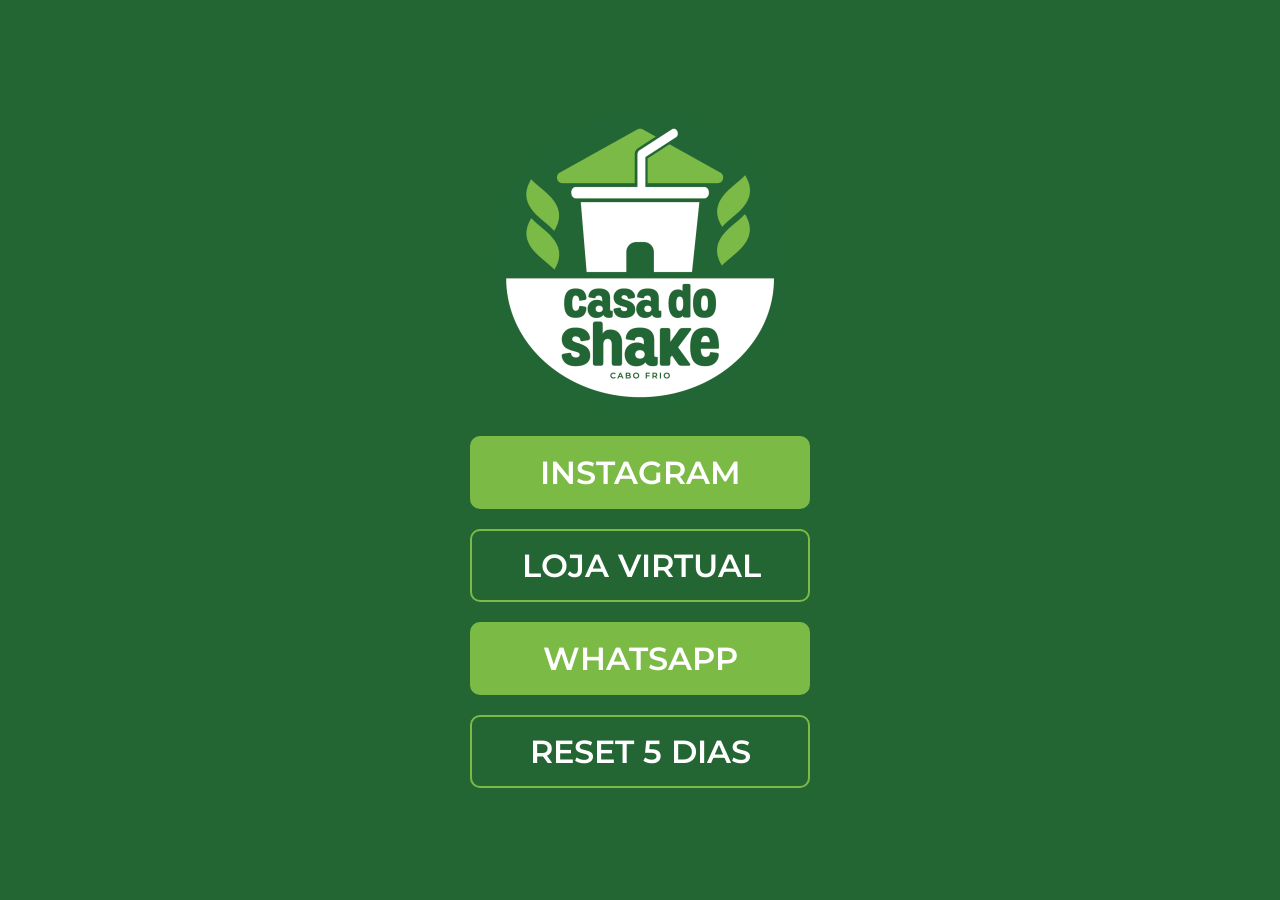
<file: index.html>
<!DOCTYPE html>
<html lang="pt-BR">
<head>
<meta charset="UTF-8" />
<meta name="viewport" content="width=device-width, initial-scale=1.0, viewport-fit=cover" />
<title>Homepage - Casa do Shake - Cabo Frio</title>
<meta name="description" content="Casa do Shake - Cabo Frio. Espaço de Vida Saudável Herbalife. Instagram, loja virtual e WhatsApp." />
<link rel="canonical" href="https://casadoshake.com.br/" />
<meta property="og:locale" content="pt_BR" />
<meta property="og:type" content="website" />
<meta property="og:title" content="Homepage - Casa do Shake - Cabo Frio" />
<meta property="og:description" content="INSTAGRAM LOJA VIRTUAL WHATSAPP" />
<meta property="og:url" content="https://casadoshake.com.br/" />
<meta property="og:site_name" content="Casa do Shake - Cabo Frio" />
<meta property="og:image" content="https://casadoshake.com.br/assets/logo.png" />
<meta property="og:image:width" content="935" />
<meta property="og:image:height" content="935" />
<meta property="og:image:type" content="image/png" />
<meta name="twitter:card" content="summary_large_image" />
<link rel="icon" href="assets/favicon-32.png" sizes="32x32" />
<link rel="icon" href="assets/favicon-192.png" sizes="192x192" />
<link rel="apple-touch-icon" href="assets/apple-touch-icon.png" />
<link rel="preconnect" href="https://fonts.googleapis.com" />
<link rel="preconnect" href="https://fonts.gstatic.com" crossorigin />
<link href="https://fonts.googleapis.com/css?family=Montserrat:400,600&display=swap" rel="stylesheet" />
<style>
*{box-sizing:border-box}
html,body{margin:0;padding:0}
body{min-height:100vh;background:#236633;color:#fff;font-family:Montserrat,Arial,Helvetica,sans-serif;display:flex;align-items:center;justify-content:center;text-align:center}
main{display:flex;flex-direction:column;align-items:center;gap:24px;padding:2rem 1rem;width:100%;max-width:600px}
.logo{width:300px;max-width:70vw;height:auto}
nav{width:100%;display:flex;flex-direction:column;align-items:center;gap:20px}
nav p{margin:0;width:100%;display:flex;justify-content:center}
.btn{display:inline-block;white-space:nowrap;font-family:Montserrat,Arial,sans-serif;font-size:2em;font-weight:600;color:#fff;text-decoration:none;border:2px solid #7cba46;border-radius:10px;padding:15px 50px;width:100%;max-width:340px;transition:transform .2s ease,background-color .2s ease,color .2s ease}
.btn:hover,.btn:focus{transform:scale(1.03)}
.btn-green{background:#7cba46}
.btn-green:hover,.btn-green:focus{background:#236633;color:#fff}
.btn-dark{background:#236633}
.btn-dark:hover,.btn-dark:focus{background:#7cba46;color:#000}
@media(max-width:480px){.btn{font-size:1.5em;padding:14px 20px}.logo{width:250px}}
</style>
</head>
<body>
<main>
<img class="logo" src="assets/logo-600.png" width="600" height="600" alt="Casa do Shake - Cabo Frio" fetchpriority="high" />
<nav aria-label="Links">
<p><a class="btn btn-green" href="https://www.instagram.com/casadoshake.cabofrio/" target="_blank" rel="noopener">INSTAGRAM</a></p>
<p><a class="btn btn-dark" href="https://loja.casadoshake.com.br">LOJA VIRTUAL</a></p>
<p><a class="btn btn-green" href="https://wa.me//5522981757472" target="_blank" rel="noopener">WHATSAPP</a></p>
<p><a class="btn btn-dark" href="/reset/">RESET 5 DIAS</a></p>
</nav>
</main>
</body>
</html>
</file>
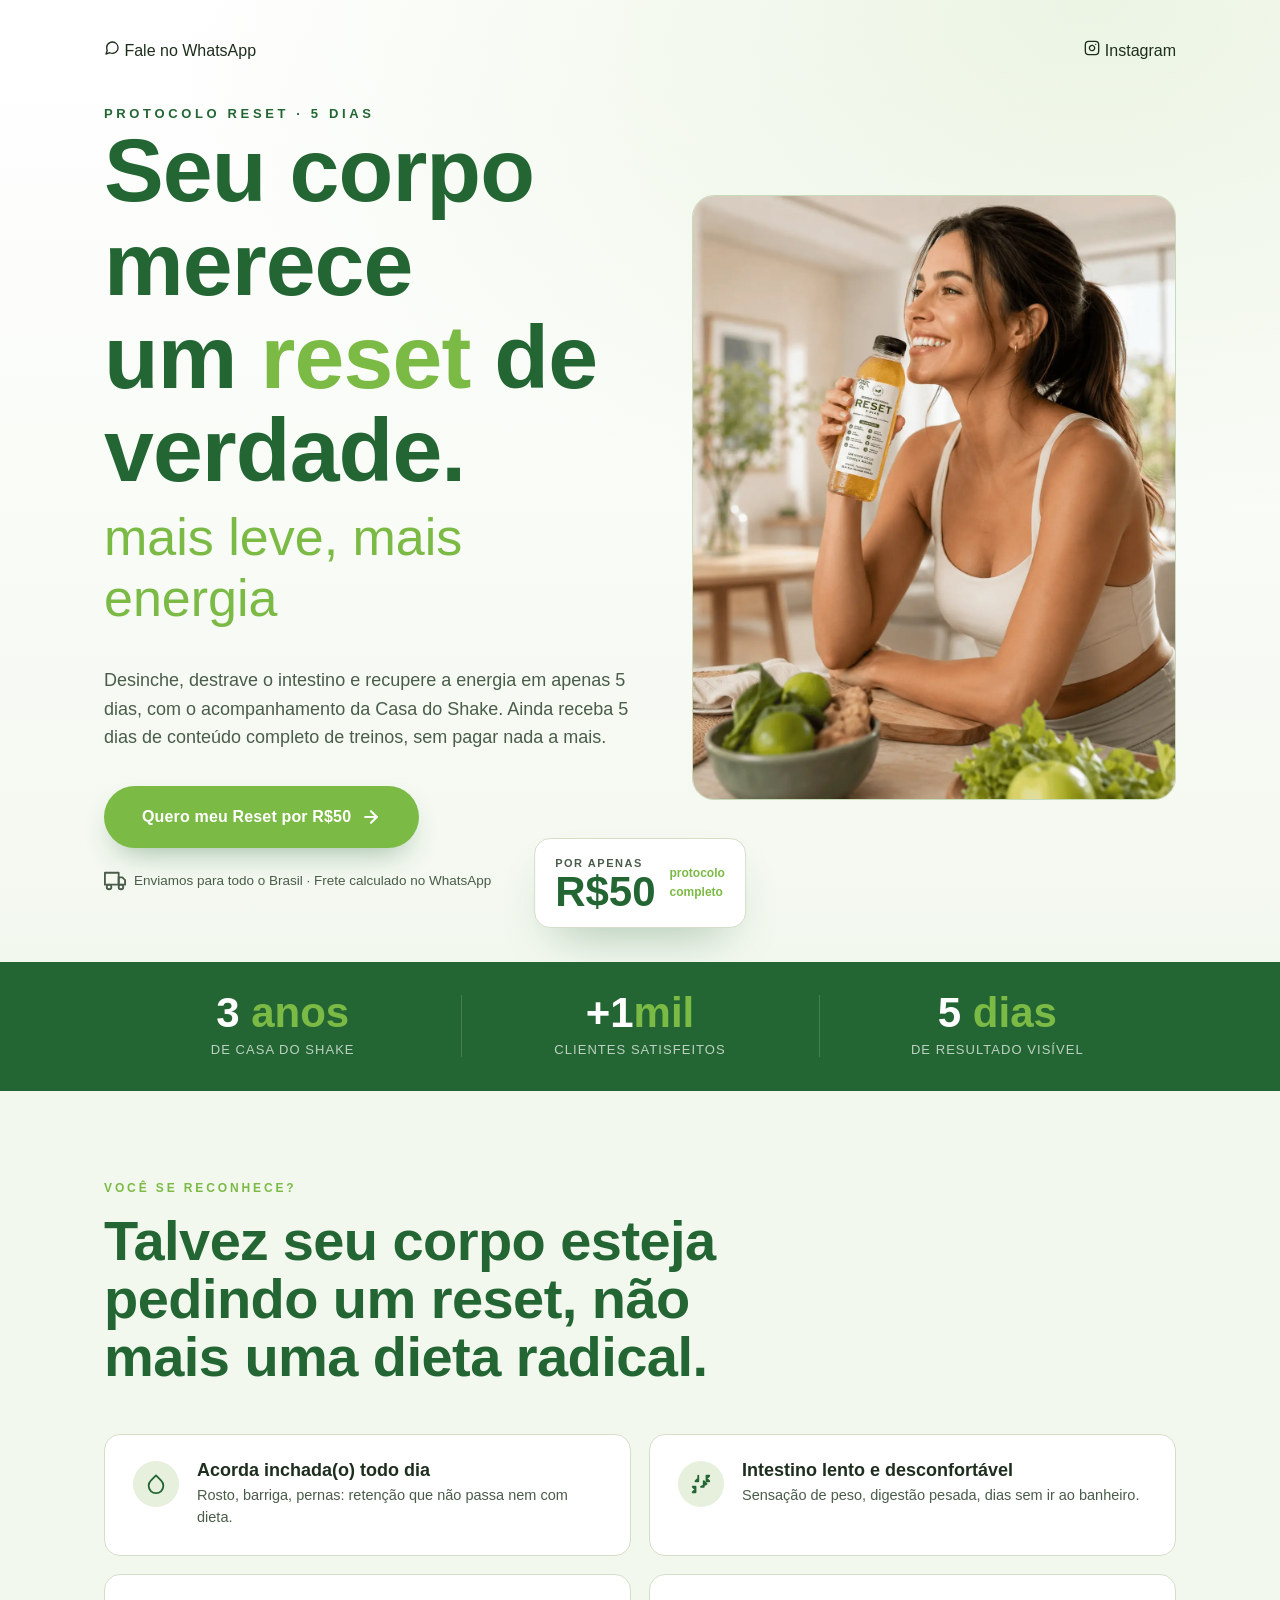
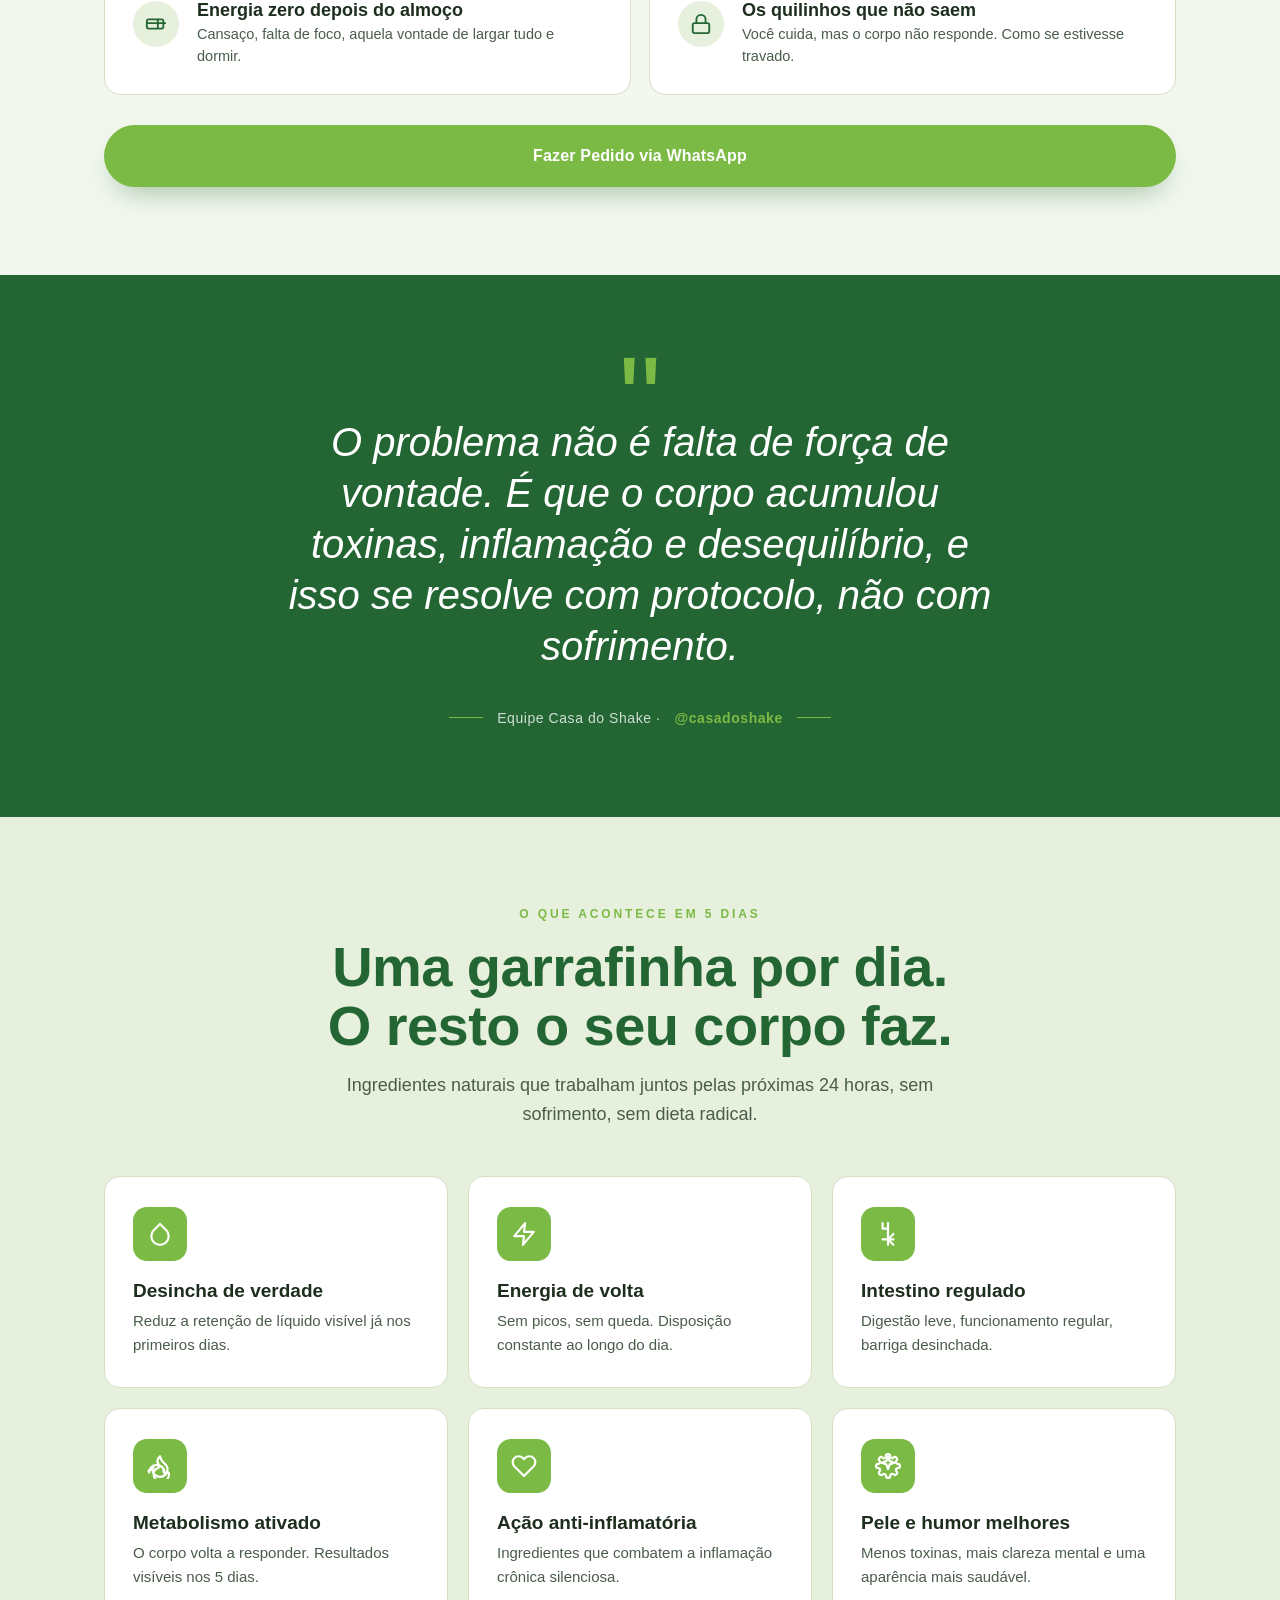
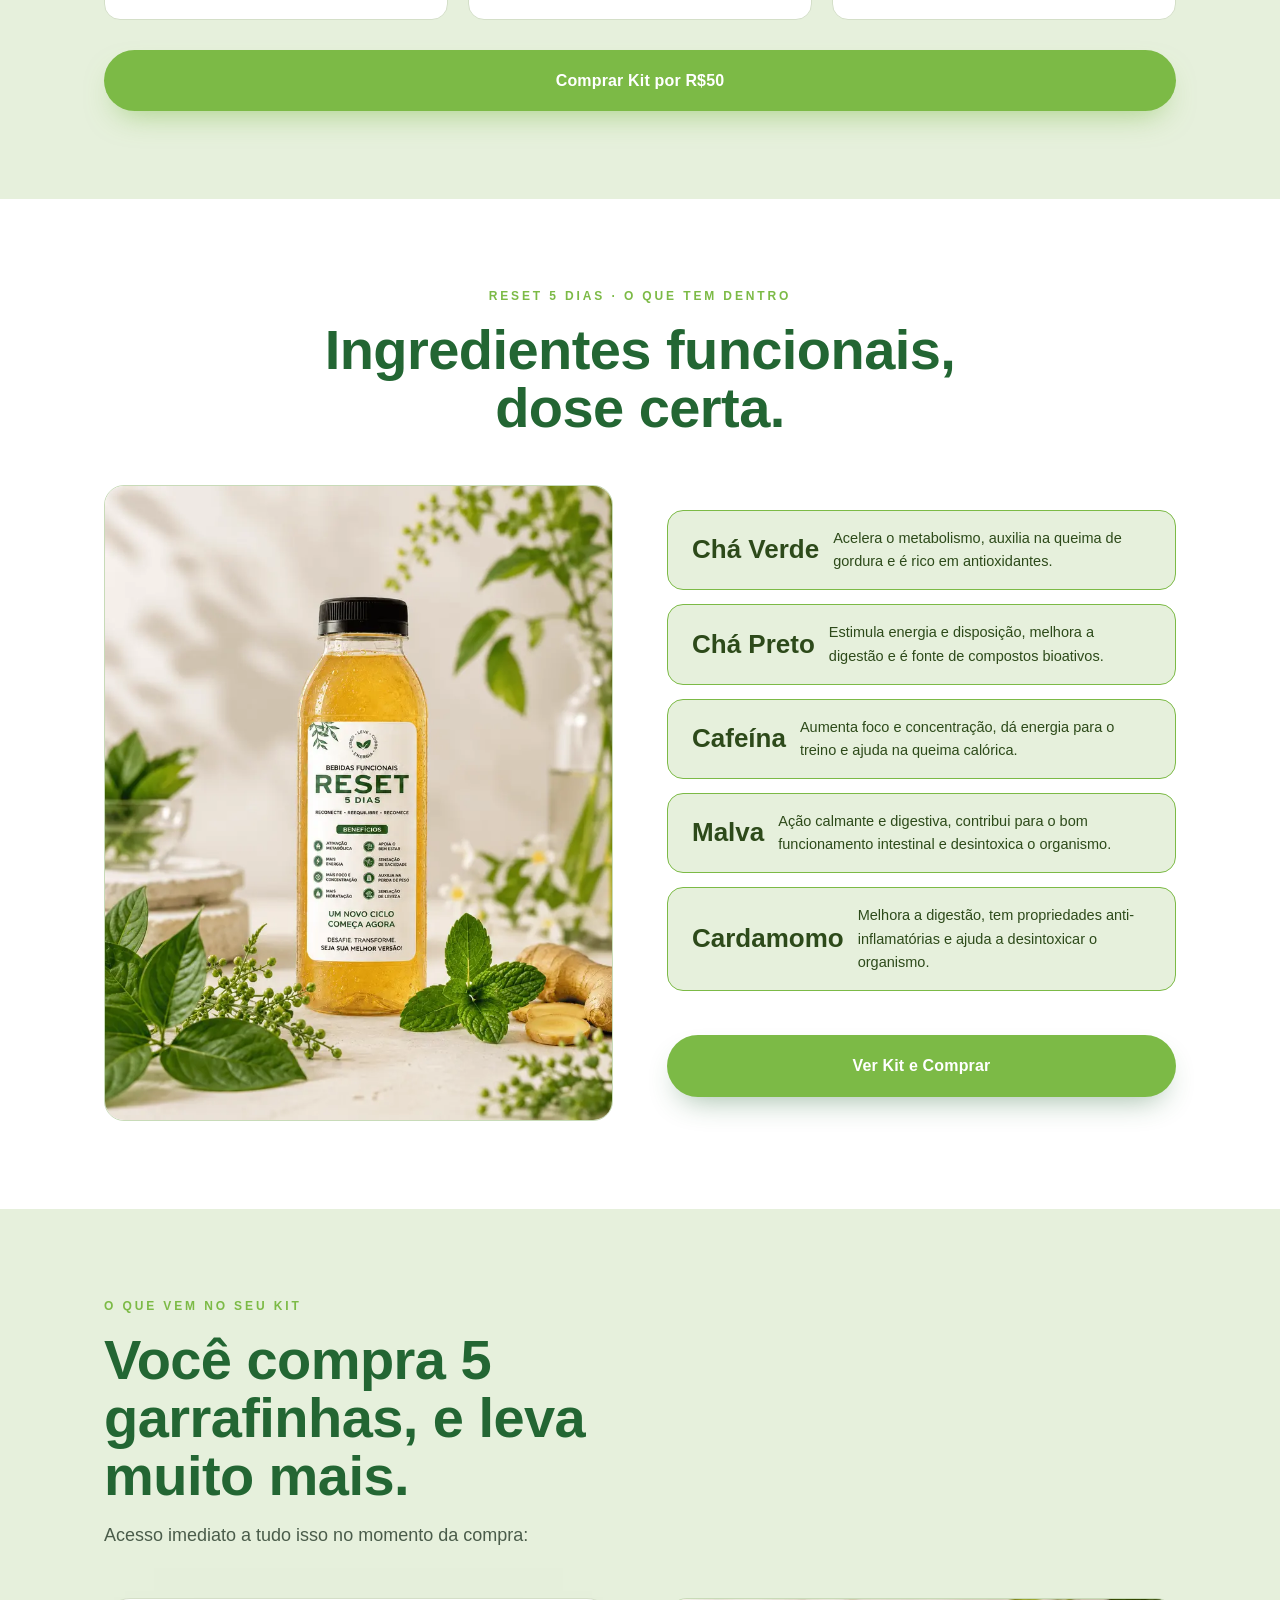
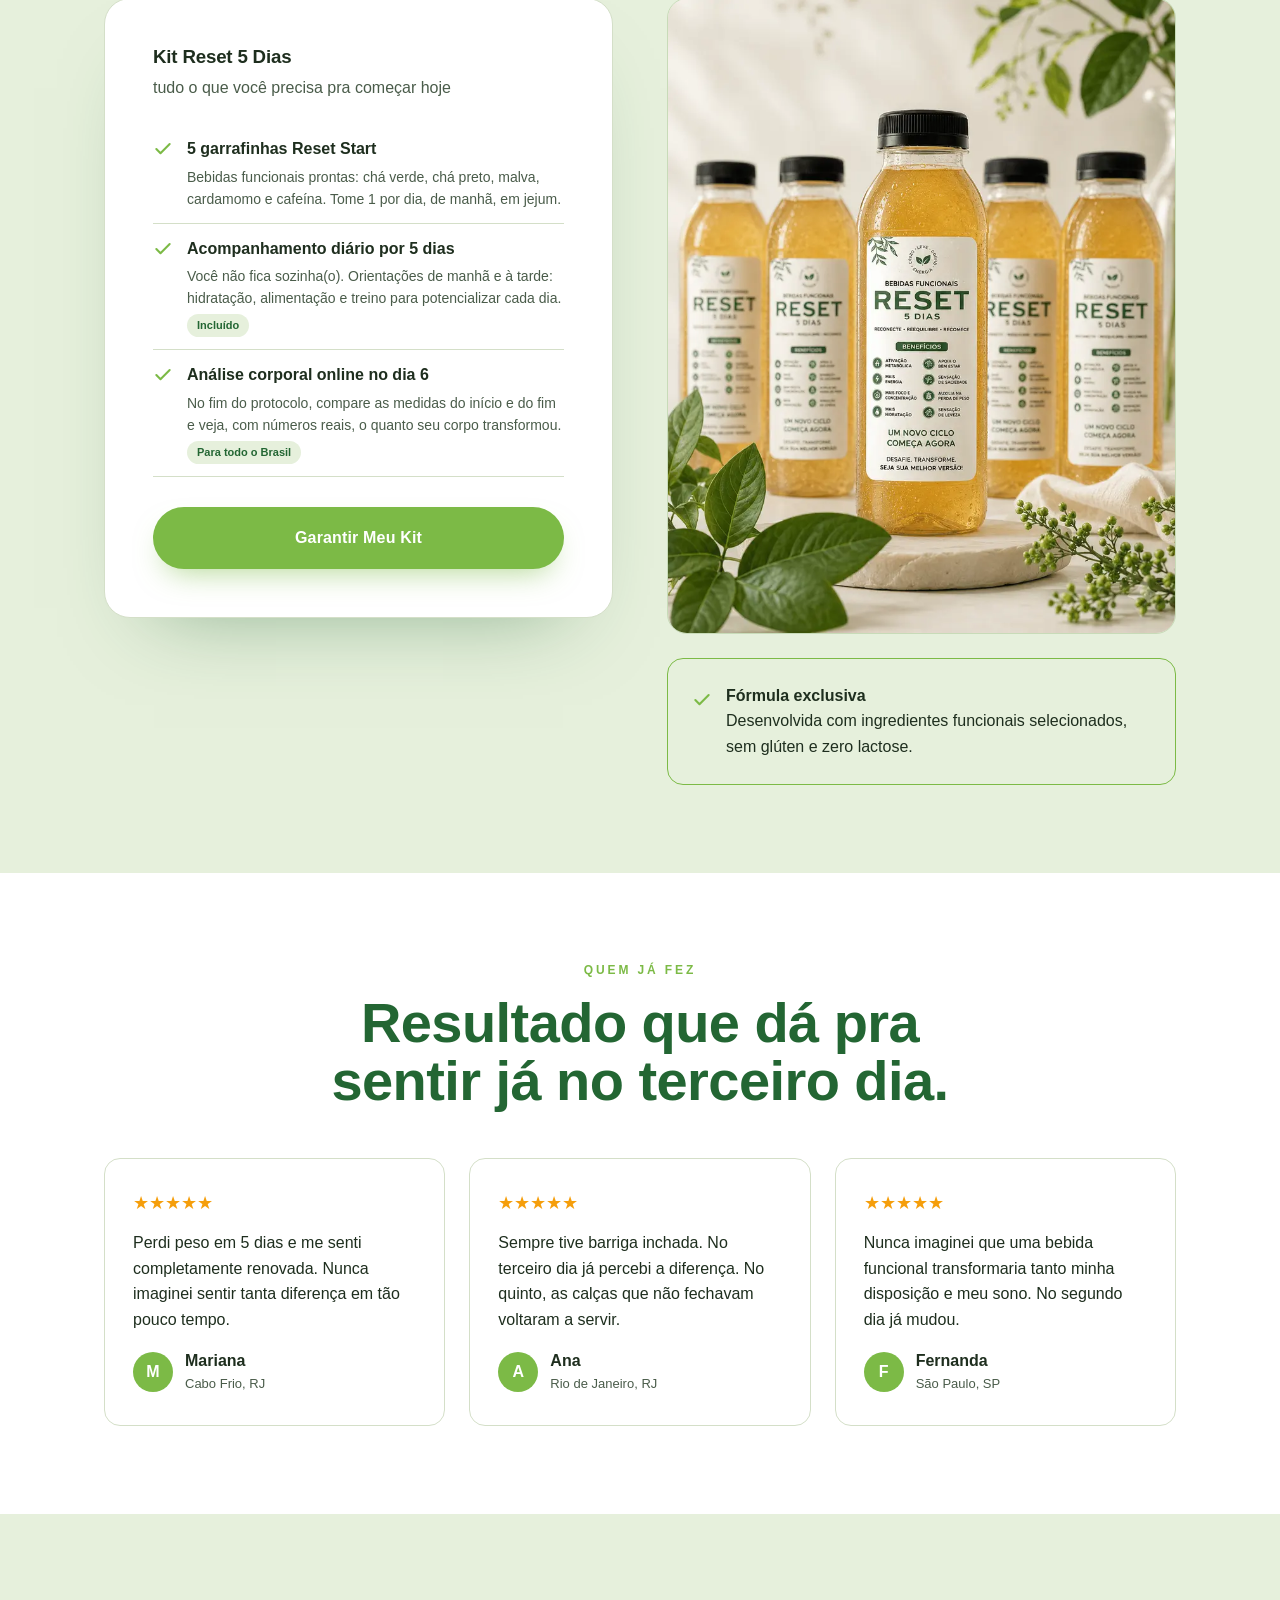
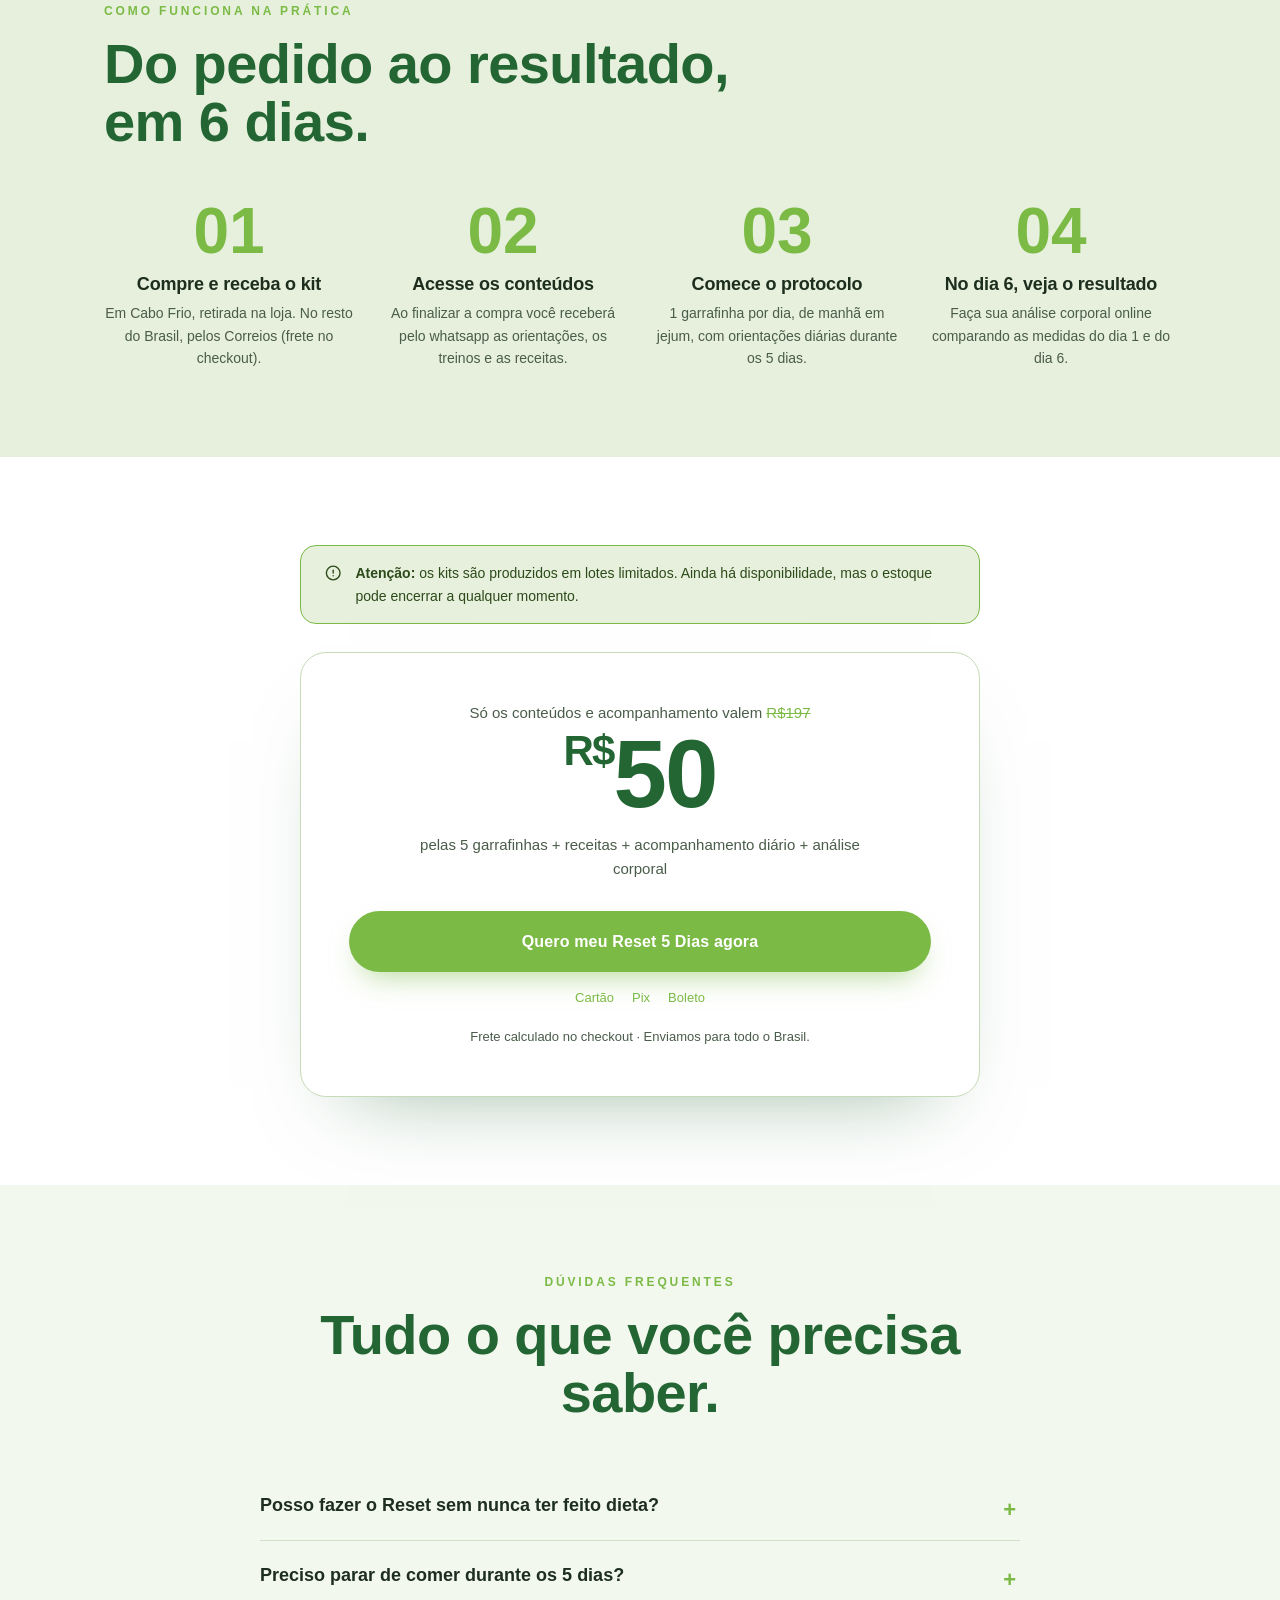
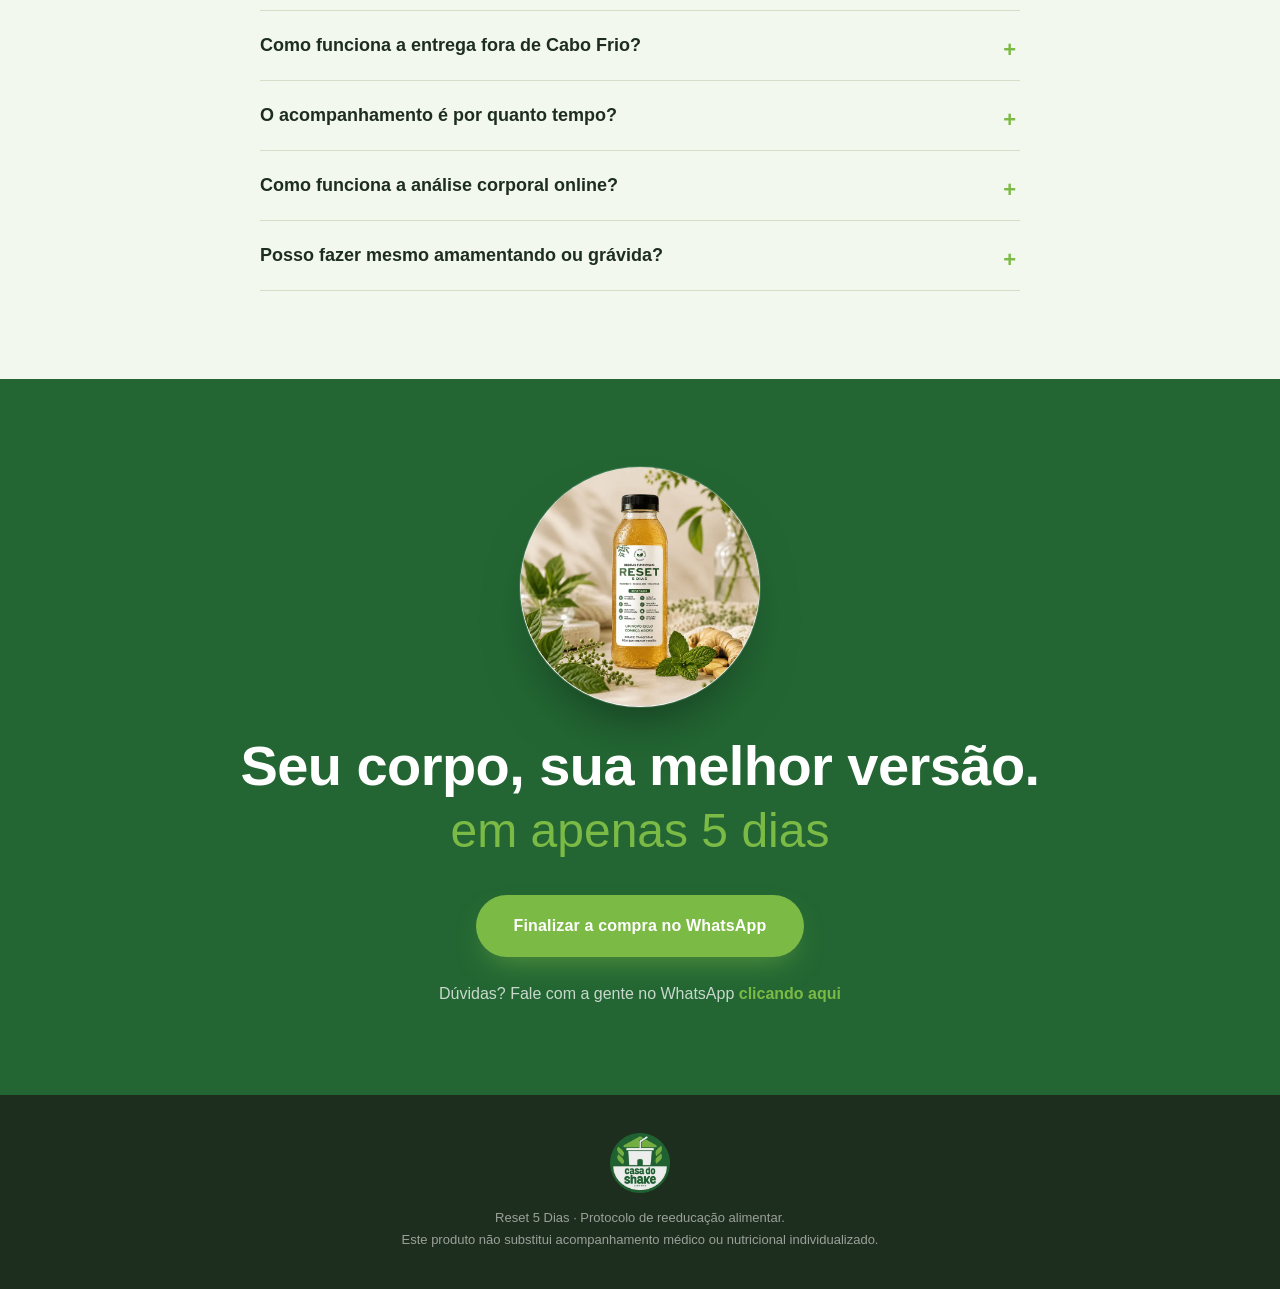
<file: reset/index.html>
<!DOCTYPE html><html lang="pt-BR"><head><meta charSet="utf-8"/><meta name="viewport" content="width=device-width, initial-scale=1"/><link rel="preload" as="image" href="./img/hero.webp" fetchPriority="high"/><link rel="preload" as="image" href="./img/ing.webp" fetchPriority="high"/><link rel="preload" as="image" href="./img/kit.webp" fetchPriority="high"/><link rel="preload" as="image" href="./img/final.webp" fetchPriority="high"/><link rel="preload" as="image" href="./img/logo.webp" fetchPriority="high"/><link rel="preload" as="image" href="https://www.facebook.com/tr?id=1708569630253319&amp;ev=PageView&amp;noscript=1"/><link rel="stylesheet" href="/reset/_next/static/css/e4eb4b8c3eb59364.css" data-precedence="next"/><link rel="preload" as="script" fetchPriority="low" href="/reset/_next/static/chunks/webpack-2efbdd4b21dbe935.js"/><script src="/reset/_next/static/chunks/fd9d1056-9f91b5e418130764.js" async=""></script><script src="/reset/_next/static/chunks/117-5ffbe5df5ef9d7b2.js" async=""></script><script src="/reset/_next/static/chunks/main-app-7970f046b22c9fbb.js" async=""></script><script src="/reset/_next/static/chunks/app/page-ce90dab8f6419104.js" async=""></script><script src="/reset/_next/static/chunks/app/layout-bf176d2aa8121fab.js" async=""></script><link rel="preload" href="https://www.googletagmanager.com/gtag/js?id=G-DYE10CGLS5" as="script"/><title>Protocolo Reset 5 Dias – Casa do Shake</title><meta name="description" content="Seu corpo merece um reset de verdade. 5 dias, R$50, resultado visível."/><meta name="author" content="Casa do Shake"/><meta name="keywords" content="reset 5 dias, casa do shake, shake funcional, desinchar"/><meta name="robots" content="index, follow"/><meta property="og:title" content="Protocolo Reset 5 Dias – Casa do Shake"/><meta property="og:description" content="Seu corpo merece um reset de verdade."/><meta property="og:url" content="https://casadoshake.com.br/reset"/><meta property="og:image" content="https://casadoshake.com.br/reset/img/hero.webp"/><meta property="og:type" content="website"/><meta name="twitter:card" content="summary_large_image"/><meta name="twitter:title" content="Protocolo Reset 5 Dias – Casa do Shake"/><meta name="twitter:description" content="Seu corpo merece um reset de verdade."/><meta name="twitter:image" content="https://casadoshake.com.br/reset/img/hero.webp"/><script src="/reset/_next/static/chunks/polyfills-42372ed130431b0a.js" noModule=""></script></head><body><noscript>
              <iframe src="https://www.googletagmanager.com/ns.html?id=GTM-WMZB2RBR"
              height="0" width="0" style="display:none;visibility:hidden"></iframe>
            </noscript><div class="hero" role="banner"><div class="wrap"><div class="hero-top"><a id="cta-hero-top" data-cta="cta-hero-top" data-cta-location="hero-top" class="hero-ig" href="https://wa.me/5522981757472?text=Ol%C3%A1%2C%20vim%20do%20site%20e%20quero%20comprar%20meu%20Kit%20Reset%20por%20R%24%2050%2C00%21" rel="noopener" target="_blank"><svg width="16" height="16" viewBox="0 0 24 24" fill="none" stroke="currentColor" stroke-width="2" stroke-linecap="round" stroke-linejoin="round"><path d="M21 11.5a8.38 8.38 0 0 1-.9 3.8 8.5 8.5 0 0 1-7.6 4.7 8.38 8.38 0 0 1-3.8-.9L3 21l1.9-5.7a8.38 8.38 0 0 1-.9-3.8 8.5 8.5 0 0 1 4.7-7.6 8.38 8.38 0 0 1 3.8-.9h.5a8.48 8.48 0 0 1 8 8v.5z"></path></svg> Fale no WhatsApp</a><a id="cta-hero-instagram" data-cta="cta-hero-instagram" data-cta-location="hero-instagram" class="hero-ig instagram-link" href="https://www.instagram.com/casadoshake.cabofrio/" rel="noopener" target="_blank"><svg width="16" height="16" viewBox="0 0 24 24" fill="none" stroke="currentColor" stroke-width="2" stroke-linecap="round" stroke-linejoin="round"><rect x="2" y="2" width="20" height="20" rx="5" ry="5"></rect><path d="M16 11.37A4 4 0 1 1 12.63 8 4 4 0 0 1 16 11.37z"></path><line x1="17.5" y1="6.5" x2="17.51" y2="6.5"></line></svg> Instagram</a></div><div class="hero-grid"><div class="hero-copy"><div class="eyebrow hero-eyebrow">Protocolo Reset · 5 Dias</div><h1>Seu corpo merece<br/>um <span class="accent">reset</span> de verdade.</h1><div class="tagline">mais leve, mais energia</div><p class="hero-sub">Desinche, destrave o intestino e recupere a energia em apenas 5 dias, com o acompanhamento da Casa do Shake. Ainda receba 5 dias de conteúdo completo de treinos, sem pagar nada a mais.</p><div class="hero-cta-row"><a id="cta-hero-main" data-cta="cta-hero-main" data-cta-location="hero-main" class="btn btn-primary" href="https://wa.me/5522981757472?text=Ol%C3%A1%2C%20vim%20do%20site%20e%20quero%20comprar%20meu%20Kit%20Reset%20por%20R%24%2050%2C00%21">Quero meu Reset por R$50 <svg width="20" height="20" viewBox="0 0 24 24" fill="none" stroke="currentColor" stroke-width="2.5" stroke-linecap="round" stroke-linejoin="round"><line x1="5" y1="12" x2="19" y2="12"></line><polyline points="12 5 19 12 12 19"></polyline></svg></a></div><p class="hero-note"><svg width="22" height="22" viewBox="0 0 24 24" fill="none" stroke="currentColor" stroke-width="2" stroke-linecap="round" stroke-linejoin="round"><rect x="1" y="3" width="15" height="13"></rect><polygon points="16 8 20 8 23 11 23 16 16 16 16 8"></polygon><circle cx="5.5" cy="18.5" r="2.5"></circle><circle cx="18.5" cy="18.5" r="2.5"></circle></svg> Enviamos para todo o Brasil · Frete calculado no WhatsApp</p></div><div class="hero-visual"><img fetchPriority="high" width="600" height="750" alt="Pessoa sorrindo com o Reset 5 Dias" class="hero-photo" src="./img/hero.webp"/><div class="hero-badge"><div><div class="hb-label">por apenas</div><div class="hb-price">R$50</div></div><div class="hb-sub">protocolo<br/>completo</div></div></div></div></div></div><section class="proof"><div class="wrap"><div class="proof-inner"><div class="proof-item"><div class="proof-num">3<span> anos</span></div><div class="proof-label">de Casa do Shake</div></div><div class="proof-item"><div class="proof-num">+1<span>mil</span></div><div class="proof-label">clientes satisfeitos</div></div><div class="proof-item"><div class="proof-num">5<span> dias</span></div><div class="proof-label">de resultado visível</div></div></div></div></section><section class="band" data-screen-label="Dores"><div class="wrap"><div class="head reveal" style="transition-delay:0ms"><div class="section-kicker">Você se reconhece?</div><h2>Talvez seu corpo esteja pedindo um reset, não mais uma dieta radical.</h2></div><div class="pain-grid"><div class="pain reveal" style="transition-delay:60ms"><div class="p-ico"><svg width="22" height="22" viewBox="0 0 24 24" fill="none" stroke="currentColor" stroke-width="2" stroke-linecap="round" stroke-linejoin="round"><path d="M12 2.69l5.66 5.66a8 8 0 1 1-11.31 0z"></path></svg></div><div><h3>Acorda inchada(o) todo dia</h3><p>Rosto, barriga, pernas: retenção que não passa nem com dieta.</p></div></div><div class="pain reveal" style="transition-delay:120ms"><div class="p-ico"><svg width="22" height="22" viewBox="0 0 24 24" fill="none" stroke="currentColor" stroke-width="2" stroke-linecap="round" stroke-linejoin="round"><path d="M18 9h3l-3-3 3-3h-3v6z"></path><path d="M6 15H3l3 3-3 3h3v-6z"></path><path d="M9 3v6H6l3-3zm3 12h3v-6l3 3z"></path></svg></div><div><h3>Intestino lento e desconfortável</h3><p>Sensação de peso, digestão pesada, dias sem ir ao banheiro.</p></div></div><div class="pain reveal" style="transition-delay:180ms"><div class="p-ico"><svg width="22" height="22" viewBox="0 0 24 24" fill="none" stroke="currentColor" stroke-width="2" stroke-linecap="round" stroke-linejoin="round"><rect x="2" y="7" width="18" height="10" rx="2" ry="2"></rect><line x1="2" y1="11" x2="22" y2="11"></line><polyline points="14 8 14 16"></polyline></svg></div><div><h3>Energia zero depois do almoço</h3><p>Cansaço, falta de foco, aquela vontade de largar tudo e dormir.</p></div></div><div class="pain reveal" style="transition-delay:240ms"><div class="p-ico"><svg width="22" height="22" viewBox="0 0 24 24" fill="none" stroke="currentColor" stroke-width="2" stroke-linecap="round" stroke-linejoin="round"><rect x="3" y="11" width="18" height="11" rx="2" ry="2"></rect><path d="M7 11V7a5 5 0 0 1 10 0v4"></path></svg></div><div><h3>Os quilinhos que não saem</h3><p>Você cuida, mas o corpo não responde. Como se estivesse travado.</p></div></div></div><a id="cta-pain" data-cta="cta-pain" data-cta-location="pain" class="btn btn-primary" style="display:block;text-align:center;margin-top:30px" href="https://wa.me/5522981757472?text=Ol%C3%A1%2C%20vim%20do%20site%20e%20quero%20comprar%20meu%20Kit%20Reset%20por%20R%24%2050%2C00%21">Fazer Pedido via WhatsApp</a></div></section><section class="band quote-band"><div class="wrap"><div class="mark-q reveal" style="transition-delay:240ms">&quot;</div><blockquote class="reveal" style="transition-delay:0ms">O problema não é falta de força de vontade. É que o corpo acumulou toxinas, inflamação e desequilíbrio, e isso se resolve com protocolo, não com sofrimento.</blockquote><div class="quote-author reveal" style="transition-delay:60ms"><span class="qa-line"></span> Equipe Casa do Shake · <a id="cta-quote" data-cta="cta-quote" data-cta-location="quote" href="https://wa.me/5522981757472?text=Ol%C3%A1%2C%20vim%20do%20site%20e%20quero%20comprar%20meu%20Kit%20Reset%20por%20R%24%2050%2C00%21" rel="noopener" style="color:inherit" target="_blank"><strong>@casadoshake</strong></a> <span class="qa-line"></span></div></div></section><section class="band band-alt" data-screen-label="Benefícios"><div class="wrap"><div class="head center reveal" style="transition-delay:120ms"><div class="section-kicker">O que acontece em 5 dias</div><h2>Uma garrafinha por dia. O resto o seu corpo faz.</h2><p>Ingredientes naturais que trabalham juntos pelas próximas 24 horas, sem sofrimento, sem dieta radical.</p></div><div class="ben-grid"><div class="ben reveal" style="transition-delay:180ms"><div class="b-ico"><svg width="26" height="26" viewBox="0 0 24 24" fill="none" stroke="currentColor" stroke-width="2" stroke-linecap="round" stroke-linejoin="round"><path d="M12 2.69l5.66 5.66a8 8 0 1 1-11.31 0z"></path></svg></div><h3>Desincha de verdade</h3><p>Reduz a retenção de líquido visível já nos primeiros dias.</p></div><div class="ben reveal" style="transition-delay:240ms"><div class="b-ico"><svg width="26" height="26" viewBox="0 0 24 24" fill="none" stroke="currentColor" stroke-width="2" stroke-linecap="round" stroke-linejoin="round"><polygon points="13 2 3 14 12 14 11 22 21 10 12 10 13 2"></polygon></svg></div><h3>Energia de volta</h3><p>Sem picos, sem queda. Disposição constante ao longo do dia.</p></div><div class="ben reveal" style="transition-delay:240ms"><div class="b-ico"><svg width="26" height="26" viewBox="0 0 24 24" fill="none" stroke="currentColor" stroke-width="2" stroke-linecap="round" stroke-linejoin="round"><line x1="7" y1="17" x2="17" y2="17"></line><polyline points="17 12 12 17 17 22"></polyline><polyline points="7 2 7 7 12 7"></polyline><line x1="12" y1="2" x2="12" y2="22"></line></svg></div><h3>Intestino regulado</h3><p>Digestão leve, funcionamento regular, barriga desinchada.</p></div><div class="ben reveal" style="transition-delay:0ms"><div class="b-ico"><svg width="26" height="26" viewBox="0 0 24 24" fill="none" stroke="currentColor" stroke-width="2" stroke-linecap="round" stroke-linejoin="round"><path d="M8.5 14.5A2.5 2.5 0 0 0 11 12c0-1.38-.5-2-1-3-1.072-2.143-.224-4.054 2-6 .5 2.5 2 4.9 4 6.5 2 1.6 3 3.5 3 5.5a7 7 0 1 1-14 0c0-1.15.16-2.17.46-3.18.29.5.44 1 .44 1.5 0 1-.3 1.5-.9 2H3c-.6 0-1.1.4-1.5.9A6.978 6.978 0 0 0 2 18a7 7 0 1 1 14 0c0-1.15-.16-2.17-.46-3.18-.29.5-.44 1-.44 1.5 0 1 .3 1.5.9 2h2.1A6.978 6.978 0 0 0 20 18a7 7 0 1 1-11.5-3.5z"></path></svg></div><h3>Metabolismo ativado</h3><p>O corpo volta a responder. Resultados visíveis nos 5 dias.</p></div><div class="ben reveal" style="transition-delay:60ms"><div class="b-ico"><svg width="26" height="26" viewBox="0 0 24 24" fill="none" stroke="currentColor" stroke-width="2" stroke-linecap="round" stroke-linejoin="round"><path d="M20.84 4.61a5.5 5.5 0 0 0-7.78 0L12 5.67l-1.06-1.06a5.5 5.5 0 0 0-7.78 7.78l1.06 1.06L12 21.23l7.78-7.78 1.06-1.06a5.5 5.5 0 0 0 0-7.78z"></path></svg></div><h3>Ação anti-inflamatória</h3><p>Ingredientes que combatem a inflamação crônica silenciosa.</p></div><div class="ben reveal" style="transition-delay:120ms"><div class="b-ico"><svg width="26" height="26" viewBox="0 0 24 24" fill="none" stroke="currentColor" stroke-width="2" stroke-linecap="round" stroke-linejoin="round"><path d="M12 3l1.5 4.5L18 9l-4.5 1.5L12 15l-1.5-4.5L6 9l4.5-1.5L12 3z"></path><path d="M19.4 15a1.65 1.65 0 0 0 .33 1.82l.06.06a2 2 0 0 1-2.83 2.83l-.06-.06a1.65 1.65 0 0 0-1.82-.33 1.65 1.65 0 0 0-1 1.51V21a2 2 0 0 1-4 0v-.09A1.65 1.65 0 0 0 9 19.4a1.65 1.65 0 0 0-1.82.33l-.06.06a2 2 0 0 1-2.83-2.83l.06-.06A1.65 1.65 0 0 0 4.68 15a1.65 1.65 0 0 0-1.51-1H3a2 2 0 0 1 0-4h.09A1.65 1.65 0 0 0 4.6 9a1.65 1.65 0 0 0-.33-1.82l-.06-.06a2 2 0 0 1 2.83-2.83l.06.06A1.65 1.65 0 0 0 9 4.68a1.65 1.65 0 0 0 1-1.51V3a2 2 0 0 1 4 0v.09a1.65 1.65 0 0 0 1 1.51 1.65 1.65 0 0 0 1.82-.33l.06-.06a2 2 0 0 1 2.83 2.83l-.06.06A1.65 1.65 0 0 0 19.4 9a1.65 1.65 0 0 0 1.51 1H21a2 2 0 0 1 0 4h-.09a1.65 1.65 0 0 0-1.51 1z"></path></svg></div><h3>Pele e humor melhores</h3><p>Menos toxinas, mais clareza mental e uma aparência mais saudável.</p></div></div><a id="cta-benefits" data-cta="cta-benefits" data-cta-location="benefits" class="btn btn-gold" style="display:block;text-align:center;margin-top:30px" href="https://wa.me/5522981757472?text=Ol%C3%A1%2C%20vim%20do%20site%20e%20quero%20comprar%20meu%20Kit%20Reset%20por%20R%24%2050%2C00%21">Comprar Kit por R$50</a></div></section><section class="band band-paper" data-screen-label="Ingredientes"><div class="wrap"><div class="head center reveal" style="transition-delay:180ms"><div class="section-kicker">Reset 5 dias · o que tem dentro</div><h2>Ingredientes funcionais, dose certa.</h2></div><div class="ing-grid"><img fetchPriority="high" width="800" height="1000" alt="Garrafinha Reset 5 Dias com ervas naturais" class="ing-photo reveal" style="transition-delay:240ms" src="./img/ing.webp"/><div class="ing-list reveal" style="transition-delay:240ms"><div class="ing"><div class="i-name">Chá Verde</div><div class="i-desc">Acelera o metabolismo, auxilia na queima de gordura e é rico em antioxidantes.</div></div><div class="ing"><div class="i-name">Chá Preto</div><div class="i-desc">Estimula energia e disposição, melhora a digestão e é fonte de compostos bioativos.</div></div><div class="ing"><div class="i-name">Cafeína</div><div class="i-desc">Aumenta foco e concentração, dá energia para o treino e ajuda na queima calórica.</div></div><div class="ing"><div class="i-name">Malva</div><div class="i-desc">Ação calmante e digestiva, contribui para o bom funcionamento intestinal e desintoxica o organismo.</div></div><div class="ing"><div class="i-name">Cardamomo</div><div class="i-desc">Melhora a digestão, tem propriedades anti-inflamatórias e ajuda a desintoxicar o organismo.</div></div><a id="cta-ingredients" data-cta="cta-ingredients" data-cta-location="ingredients" class="btn btn-primary" style="margin-top:30px;display:inline-block;text-align:center;width:100%" href="https://wa.me/5522981757472?text=Ol%C3%A1%2C%20vim%20do%20site%20e%20quero%20comprar%20meu%20Kit%20Reset%20por%20R%24%2050%2C00%21">Ver Kit e Comprar</a></div></div></div></section><section class="band band-alt" data-screen-label="Kit"><div class="wrap"><div class="head reveal" style="transition-delay:0ms"><div class="section-kicker">O que vem no seu kit</div><h2>Você compra 5 garrafinhas, e leva muito mais.</h2><p>Acesso imediato a tudo isso no momento da compra:</p></div><div class="kit-grid"><div class="kit-card reveal" style="transition-delay:60ms"><h3>Kit Reset 5 Dias</h3><div class="kit-total">tudo o que você precisa pra começar hoje</div><div class="kit-item"><span class="k-check"><svg width="20" height="20" viewBox="0 0 24 24" fill="none" stroke="currentColor" stroke-width="2.5" stroke-linecap="round" stroke-linejoin="round"><polyline points="20 6 9 17 4 12"></polyline></svg></span><div><div class="k-name">5 garrafinhas Reset Start</div><div class="k-note">Bebidas funcionais prontas: chá verde, chá preto, malva, cardamomo e cafeína. Tome 1 por dia, de manhã, em jejum.</div></div></div><div class="kit-item"><span class="k-check"><svg width="20" height="20" viewBox="0 0 24 24" fill="none" stroke="currentColor" stroke-width="2.5" stroke-linecap="round" stroke-linejoin="round"><polyline points="20 6 9 17 4 12"></polyline></svg></span><div><div class="k-name">Acompanhamento diário por 5 dias</div><div class="k-note">Você não fica sozinha(o). Orientações de manhã e à tarde: hidratação, alimentação e treino para potencializar cada dia.</div><span class="k-tag">Incluído</span></div></div><div class="kit-item"><span class="k-check"><svg width="20" height="20" viewBox="0 0 24 24" fill="none" stroke="currentColor" stroke-width="2.5" stroke-linecap="round" stroke-linejoin="round"><polyline points="20 6 9 17 4 12"></polyline></svg></span><div><div class="k-name">Análise corporal online no dia 6</div><div class="k-note">No fim do protocolo, compare as medidas do início e do fim e veja, com números reais, o quanto seu corpo transformou.</div><span class="k-tag">Para todo o Brasil</span></div></div><a id="cta-kit" data-cta="cta-kit" data-cta-location="kit" class="btn btn-gold" style="margin-top:30px;display:block;width:100%;text-align:center" href="https://wa.me/5522981757472?text=Ol%C3%A1%2C%20vim%20do%20site%20e%20quero%20comprar%20meu%20Kit%20Reset%20por%20R%24%2050%2C00%21">Garantir Meu Kit</a></div><div class="kit-side"><img fetchPriority="high" width="800" height="1000" alt="Protocolo Reset 5 Dias" class="kit-photo reveal" style="transition-delay:120ms" src="./img/kit.webp"/><div class="herba"><div class="h-ico"><svg width="20" height="20" viewBox="0 0 24 24" fill="none" stroke="currentColor" stroke-width="2.5" stroke-linecap="round" stroke-linejoin="round"><polyline points="20 6 9 17 4 12"></polyline></svg></div><div><strong>Fórmula exclusiva</strong><p>Desenvolvida com ingredientes funcionais selecionados, sem glúten e zero lactose.</p></div></div></div></div></div></section><section class="band band-paper" data-screen-label="Depoimentos"><div class="wrap"><div class="head center reveal" style="transition-delay:180ms"><div class="section-kicker">Quem já fez</div><h2>Resultado que dá pra sentir já no terceiro dia.</h2></div><div class="tes-grid"><div class="tes reveal" style="transition-delay:240ms"><div class="stars">★★★★★</div><p>Perdi peso em 5 dias e me senti completamente renovada. Nunca imaginei sentir tanta diferença em tão pouco tempo.</p><div class="who"><span class="av">M</span><div><div class="nm">Mariana</div><div class="lo">Cabo Frio, RJ</div></div></div></div><div class="tes reveal" style="transition-delay:240ms"><div class="stars">★★★★★</div><p>Sempre tive barriga inchada. No terceiro dia já percebi a diferença. No quinto, as calças que não fechavam voltaram a servir.</p><div class="who"><span class="av">A</span><div><div class="nm">Ana</div><div class="lo">Rio de Janeiro, RJ</div></div></div></div><div class="tes reveal" style="transition-delay:0ms"><div class="stars">★★★★★</div><p>Nunca imaginei que uma bebida funcional transformaria tanto minha disposição e meu sono. No segundo dia já mudou.</p><div class="who"><span class="av">F</span><div><div class="nm">Fernanda</div><div class="lo">São Paulo, SP</div></div></div></div></div></div></section><section class="band band-alt" data-screen-label="Como funciona"><div class="wrap"><div class="head reveal" style="transition-delay:60ms"><div class="section-kicker">Como funciona na prática</div><h2>Do pedido ao resultado, em 6 dias.</h2></div><div class="steps"><div class="step reveal" style="transition-delay:120ms"><div class="s-num">01</div><h3>Compre e receba o kit</h3><p>Em Cabo Frio, retirada na loja. No resto do Brasil, pelos Correios (frete no checkout).</p></div><div class="step reveal" style="transition-delay:180ms"><div class="s-num">02</div><h3>Acesse os conteúdos</h3><p>Ao finalizar a compra você receberá pelo whatsapp as orientações, os treinos e as receitas.</p></div><div class="step reveal" style="transition-delay:240ms"><div class="s-num">03</div><h3>Comece o protocolo</h3><p>1 garrafinha por dia, de manhã em jejum, com orientações diárias durante os 5 dias.</p></div><div class="step reveal" style="transition-delay:300ms"><div class="s-num">04</div><h3>No dia 6, veja o resultado</h3><p>Faça sua análise corporal online comparando as medidas do dia 1 e do dia 6.</p></div></div></div></section><section class="band band-paper" data-screen-label="Preço" id="comprar"><div class="wrap"><div class="price-wrap"><div class="urgency reveal" style="transition-delay:0ms"><svg width="22" height="22" viewBox="0 0 24 24" fill="none" stroke="currentColor" stroke-width="2" stroke-linecap="round" stroke-linejoin="round"><circle cx="12" cy="12" r="10"></circle><line x1="12" y1="8" x2="12" y2="12"></line><line x1="12" y1="16" x2="12.01" y2="16"></line></svg><div><strong>Atenção:</strong> os kits são produzidos em lotes limitados. Ainda há disponibilidade, mas o estoque pode encerrar a qualquer momento.</div></div><div class="price-box reveal" style="transition-delay:60ms"><div class="price-old">Só os conteúdos e acompanhamento valem <s>R$197</s></div><div class="price-main"><span class="cur">R$</span>50</div><div class="price-detail">pelas 5 garrafinhas + receitas + acompanhamento diário + análise corporal</div><a id="cta-pricing" data-cta="cta-pricing" data-cta-location="pricing" class="btn btn-gold btn-block" href="https://wa.me/5522981757472?text=Ol%C3%A1%2C%20vim%20do%20site%20e%20quero%20comprar%20meu%20Kit%20Reset%20por%20R%24%2050%2C00%21" rel="noopener" target="_blank">Quero meu Reset 5 Dias agora</a><div class="price-pays"><span>Cartão</span><span>Pix</span><span>Boleto</span></div><div class="price-cta-sub">Frete calculado no checkout · Enviamos para todo o Brasil.</div></div></div></div></section><section class="band" data-screen-label="FAQ"><div class="wrap"><div class="head center reveal" style="transition-delay:120ms"><div class="section-kicker">Dúvidas frequentes</div><h2>Tudo o que você precisa saber.</h2></div><div class="faq"><div class="faq-item"><button class="faq-q">Posso fazer o Reset sem nunca ter feito dieta?<span style="position:absolute;right:4px;top:26px;font-size:22px;color:var(--primary-soft);transition:transform 0.3s ease">+</span></button><div class="faq-a" style="max-height:0;overflow:hidden;transition:max-height 0.4s ease"><p>Sim. O protocolo é pensado pra qualquer pessoa que queira desinchar, ter mais energia e dar um ponto de partida para uma vida mais saudável, sem precisar de experiência prévia.</p></div></div><div class="faq-item"><button class="faq-q">Preciso parar de comer durante os 5 dias?<span style="position:absolute;right:4px;top:26px;font-size:22px;color:var(--primary-soft);transition:transform 0.3s ease">+</span></button><div class="faq-a" style="max-height:0;overflow:hidden;transition:max-height 0.4s ease"><p>Não. Você continua se alimentando normalmente. O Reset complementa sua alimentação, não a substitui. As orientações do acompanhamento ajudam a potencializar o resultado.</p></div></div><div class="faq-item"><button class="faq-q">Como funciona a entrega fora de Cabo Frio?<span style="position:absolute;right:4px;top:26px;font-size:22px;color:var(--primary-soft);transition:transform 0.3s ease">+</span></button><div class="faq-a" style="max-height:0;overflow:hidden;transition:max-height 0.4s ease"><p>Enviamos pelos Correios para todo o Brasil. O frete é calculado automaticamente no checkout com base no seu CEP. O prazo médio é de 3 a 7 dias úteis, dependendo da região.</p></div></div><div class="faq-item"><button class="faq-q">O acompanhamento é por quanto tempo?<span style="position:absolute;right:4px;top:26px;font-size:22px;color:var(--primary-soft);transition:transform 0.3s ease">+</span></button><div class="faq-a" style="max-height:0;overflow:hidden;transition:max-height 0.4s ease"><p>Durante os 5 dias do protocolo você recebe orientações diárias de hidratação, alimentação e treino. Além disso, o acesso aos treinos e ao portal de receitas dura 30 dias completos.</p></div></div><div class="faq-item"><button class="faq-q">Como funciona a análise corporal online?<span style="position:absolute;right:4px;top:26px;font-size:22px;color:var(--primary-soft);transition:transform 0.3s ease">+</span></button><div class="faq-a" style="max-height:0;overflow:hidden;transition:max-height 0.4s ease"><p>No início você registra suas medidas (peso, cintura e abdômen). No dia 6, envia as novas medidas e recebe sua análise completa online, disponível para todo o Brasil, sem sair de casa.</p></div></div><div class="faq-item"><button class="faq-q">Posso fazer mesmo amamentando ou grávida?<span style="position:absolute;right:4px;top:26px;font-size:22px;color:var(--primary-soft);transition:transform 0.3s ease">+</span></button><div class="faq-a" style="max-height:0;overflow:hidden;transition:max-height 0.4s ease"><p>Por precaução, recomendamos consultar seu médico antes. O protocolo contém cafeína (chá verde e chá preto), por isso a avaliação médica é importante nesses casos.</p></div></div></div></div></section><section class="band final" data-screen-label="CTA final"><div class="wrap"><div class="reveal" style="display:flex;justify-content:center;margin-bottom:30px;transition-delay:180ms"><img fetchPriority="high" width="240" height="240" alt="Reset 5 Dias Casa do Shake" class="final-photo" src="./img/final.webp"/></div><h2 class="reveal" style="transition-delay:240ms">Seu corpo, sua melhor versão.</h2><div class="tagline reveal" style="transition-delay:240ms">em apenas 5 dias</div><div class="reveal" style="transition-delay:0ms"><a id="cta-final" data-cta="cta-final" data-cta-location="final" class="btn btn-gold" href="https://wa.me/5522981757472?text=Ol%C3%A1%2C%20vim%20do%20site%20e%20quero%20comprar%20meu%20Kit%20Reset%20por%20R%24%2050%2C00%21">Finalizar a compra no WhatsApp</a></div><p class="reveal" style="transition-delay:60ms">Dúvidas? Fale com a gente no WhatsApp <a id="cta-final-help" data-cta="cta-final-help" data-cta-location="final-help" href="https://wa.me/5522981757472?text=Ol%C3%A1%2C%20vim%20do%20site%20e%20quero%20comprar%20meu%20Kit%20Reset%20por%20R%24%2050%2C00%21" rel="noopener" target="_blank" style="color:inherit"><strong>clicando aqui</strong></a></p></div></section><footer class="foot"><img fetchPriority="high" width="200" height="60" alt="Casa do Shake" class="foot-logo" src="./img/logo.webp"/>Reset 5 Dias · Protocolo de reeducação alimentar.<br/>Este produto não substitui acompanhamento médico ou nutricional individualizado.</footer><div class="sticky-cta" id="stickyCta"><div class="sc-price">R$50<small>protocolo completo</small></div><a id="cta-sticky" data-cta="cta-sticky" data-cta-location="sticky" class="btn btn-gold" href="https://wa.me/5522981757472?text=Ol%C3%A1%2C%20vim%20do%20site%20e%20quero%20comprar%20meu%20Kit%20Reset%20por%20R%24%2050%2C00%21" rel="noopener" target="_blank">Quero meu Reset</a></div><script>(self.__next_s=self.__next_s||[]).push([0,{"children":"\n              (function(w,d,s,l,i){w[l]=w[l]||[];w[l].push({'gtm.start':\n              new Date().getTime(),event:'gtm.js'});var f=d.getElementsByTagName(s)[0],\n              j=d.createElement(s),dl=l!='dataLayer'?'&l='+l:'';j.async=true;j.src=\n              'https://www.googletagmanager.com/gtm.js?id='+i+dl;f.parentNode.insertBefore(j,f);\n              })(window,document,'script','dataLayer','GTM-WMZB2RBR');\n            ","id":"gtm-script"}])</script><noscript><img height="1" width="1" style="display:none" src="https://www.facebook.com/tr?id=1708569630253319&amp;ev=PageView&amp;noscript=1" alt=""/></noscript><script src="/reset/_next/static/chunks/webpack-2efbdd4b21dbe935.js" async=""></script><script>(self.__next_f=self.__next_f||[]).push([0]);self.__next_f.push([2,null])</script><script>self.__next_f.push([1,"1:HL[\"/reset/_next/static/css/e4eb4b8c3eb59364.css\",\"style\"]\n"])</script><script>self.__next_f.push([1,"2:I[2846,[],\"\"]\n4:I[384,[\"931\",\"static/chunks/app/page-ce90dab8f6419104.js\"],\"default\"]\n5:I[545,[\"931\",\"static/chunks/app/page-ce90dab8f6419104.js\"],\"default\"]\n6:I[1745,[\"931\",\"static/chunks/app/page-ce90dab8f6419104.js\"],\"default\"]\n7:I[7216,[\"931\",\"static/chunks/app/page-ce90dab8f6419104.js\"],\"default\"]\n8:I[4707,[],\"\"]\n9:I[6423,[],\"\"]\na:I[8003,[\"185\",\"static/chunks/app/layout-bf176d2aa8121fab.js\"],\"\"]\nc:I[1060,[],\"\"]\nd:[]\n"])</script><script>self.__next_f.push([1,"0:[\"$\",\"$L2\",null,{\"buildId\":\"HIZaa305c-m2_QEb0Wxt9\",\"assetPrefix\":\"/reset\",\"urlParts\":[\"\",\"\"],\"initialTree\":[\"\",{\"children\":[\"__PAGE__\",{}]},\"$undefined\",\"$undefined\",true],\"initialSeedData\":[\"\",{\"children\":[\"__PAGE__\",{},[[\"$L3\",[[\"$\",\"div\",null,{\"className\":\"hero\",\"role\":\"banner\",\"children\":[\"$\",\"div\",null,{\"className\":\"wrap\",\"children\":[[\"$\",\"div\",null,{\"className\":\"hero-top\",\"children\":[[\"$\",\"a\",null,{\"id\":\"cta-hero-top\",\"data-cta\":\"cta-hero-top\",\"data-cta-location\":\"hero-top\",\"className\":\"hero-ig\",\"href\":\"https://wa.me/5522981757472?text=Ol%C3%A1%2C%20vim%20do%20site%20e%20quero%20comprar%20meu%20Kit%20Reset%20por%20R%24%2050%2C00%21\",\"rel\":\"noopener\",\"target\":\"_blank\",\"children\":[[\"$\",\"svg\",null,{\"width\":\"16\",\"height\":\"16\",\"viewBox\":\"0 0 24 24\",\"fill\":\"none\",\"stroke\":\"currentColor\",\"strokeWidth\":\"2\",\"strokeLinecap\":\"round\",\"strokeLinejoin\":\"round\",\"children\":[\"$\",\"path\",null,{\"d\":\"M21 11.5a8.38 8.38 0 0 1-.9 3.8 8.5 8.5 0 0 1-7.6 4.7 8.38 8.38 0 0 1-3.8-.9L3 21l1.9-5.7a8.38 8.38 0 0 1-.9-3.8 8.5 8.5 0 0 1 4.7-7.6 8.38 8.38 0 0 1 3.8-.9h.5a8.48 8.48 0 0 1 8 8v.5z\"}]}],\" Fale no WhatsApp\"]}],[\"$\",\"a\",null,{\"id\":\"cta-hero-instagram\",\"data-cta\":\"cta-hero-instagram\",\"data-cta-location\":\"hero-instagram\",\"className\":\"hero-ig instagram-link\",\"href\":\"https://www.instagram.com/casadoshake.cabofrio/\",\"rel\":\"noopener\",\"target\":\"_blank\",\"children\":[[\"$\",\"svg\",null,{\"width\":\"16\",\"height\":\"16\",\"viewBox\":\"0 0 24 24\",\"fill\":\"none\",\"stroke\":\"currentColor\",\"strokeWidth\":\"2\",\"strokeLinecap\":\"round\",\"strokeLinejoin\":\"round\",\"children\":[[\"$\",\"rect\",null,{\"x\":\"2\",\"y\":\"2\",\"width\":\"20\",\"height\":\"20\",\"rx\":\"5\",\"ry\":\"5\"}],[\"$\",\"path\",null,{\"d\":\"M16 11.37A4 4 0 1 1 12.63 8 4 4 0 0 1 16 11.37z\"}],[\"$\",\"line\",null,{\"x1\":\"17.5\",\"y1\":\"6.5\",\"x2\":\"17.51\",\"y2\":\"6.5\"}]]}],\" Instagram\"]}]]}],[\"$\",\"div\",null,{\"className\":\"hero-grid\",\"children\":[[\"$\",\"div\",null,{\"className\":\"hero-copy\",\"children\":[[\"$\",\"div\",null,{\"className\":\"eyebrow hero-eyebrow\",\"children\":\"Protocolo Reset · 5 Dias\"}],[\"$\",\"h1\",null,{\"children\":[\"Seu corpo merece\",[\"$\",\"br\",null,{}],\"um \",[\"$\",\"span\",null,{\"className\":\"accent\",\"children\":\"reset\"}],\" de verdade.\"]}],[\"$\",\"div\",null,{\"className\":\"tagline\",\"children\":\"mais leve, mais energia\"}],[\"$\",\"p\",null,{\"className\":\"hero-sub\",\"children\":\"Desinche, destrave o intestino e recupere a energia em apenas 5 dias, com o acompanhamento da Casa do Shake. Ainda receba 5 dias de conteúdo completo de treinos, sem pagar nada a mais.\"}],[\"$\",\"div\",null,{\"className\":\"hero-cta-row\",\"children\":[\"$\",\"a\",null,{\"id\":\"cta-hero-main\",\"data-cta\":\"cta-hero-main\",\"data-cta-location\":\"hero-main\",\"className\":\"btn btn-primary\",\"href\":\"https://wa.me/5522981757472?text=Ol%C3%A1%2C%20vim%20do%20site%20e%20quero%20comprar%20meu%20Kit%20Reset%20por%20R%24%2050%2C00%21\",\"children\":[\"Quero meu Reset por R$50 \",[\"$\",\"svg\",null,{\"width\":\"20\",\"height\":\"20\",\"viewBox\":\"0 0 24 24\",\"fill\":\"none\",\"stroke\":\"currentColor\",\"strokeWidth\":\"2.5\",\"strokeLinecap\":\"round\",\"strokeLinejoin\":\"round\",\"children\":[[\"$\",\"line\",null,{\"x1\":\"5\",\"y1\":\"12\",\"x2\":\"19\",\"y2\":\"12\"}],[\"$\",\"polyline\",null,{\"points\":\"12 5 19 12 12 19\"}]]}]]}]}],[\"$\",\"p\",null,{\"className\":\"hero-note\",\"children\":[[\"$\",\"svg\",null,{\"width\":\"22\",\"height\":\"22\",\"viewBox\":\"0 0 24 24\",\"fill\":\"none\",\"stroke\":\"currentColor\",\"strokeWidth\":\"2\",\"strokeLinecap\":\"round\",\"strokeLinejoin\":\"round\",\"children\":[[\"$\",\"rect\",null,{\"x\":\"1\",\"y\":\"3\",\"width\":\"15\",\"height\":\"13\"}],[\"$\",\"polygon\",null,{\"points\":\"16 8 20 8 23 11 23 16 16 16 16 8\"}],[\"$\",\"circle\",null,{\"cx\":\"5.5\",\"cy\":\"18.5\",\"r\":\"2.5\"}],[\"$\",\"circle\",null,{\"cx\":\"18.5\",\"cy\":\"18.5\",\"r\":\"2.5\"}]]}],\" Enviamos para todo o Brasil · Frete calculado no WhatsApp\"]}]]}],[\"$\",\"div\",null,{\"className\":\"hero-visual\",\"children\":[[\"$\",\"img\",null,{\"fetchPriority\":\"high\",\"width\":\"600\",\"height\":\"750\",\"alt\":\"Pessoa sorrindo com o Reset 5 Dias\",\"className\":\"hero-photo\",\"src\":\"./img/hero.webp\"}],[\"$\",\"div\",null,{\"className\":\"hero-badge\",\"children\":[[\"$\",\"div\",null,{\"children\":[[\"$\",\"div\",null,{\"className\":\"hb-label\",\"children\":\"por apenas\"}],[\"$\",\"div\",null,{\"className\":\"hb-price\",\"children\":\"R$50\"}]]}],[\"$\",\"div\",null,{\"className\":\"hb-sub\",\"children\":[\"protocolo\",[\"$\",\"br\",null,{}],\"completo\"]}]]}]]}]]}]]}]}],[\"$\",\"$L4\",null,{}],[\"$\",\"section\",null,{\"className\":\"proof\",\"children\":[\"$\",\"div\",null,{\"className\":\"wrap\",\"children\":[\"$\",\"div\",null,{\"className\":\"proof-inner\",\"children\":[[\"$\",\"div\",null,{\"className\":\"proof-item\",\"children\":[[\"$\",\"div\",null,{\"className\":\"proof-num\",\"children\":[\"3\",[\"$\",\"span\",null,{\"children\":\" anos\"}]]}],[\"$\",\"div\",null,{\"className\":\"proof-label\",\"children\":\"de Casa do Shake\"}]]}],[\"$\",\"div\",null,{\"className\":\"proof-item\",\"children\":[[\"$\",\"div\",null,{\"className\":\"proof-num\",\"children\":[\"+1\",[\"$\",\"span\",null,{\"children\":\"mil\"}]]}],[\"$\",\"div\",null,{\"className\":\"proof-label\",\"children\":\"clientes satisfeitos\"}]]}],[\"$\",\"div\",null,{\"className\":\"proof-item\",\"children\":[[\"$\",\"div\",null,{\"className\":\"proof-num\",\"children\":[\"5\",[\"$\",\"span\",null,{\"children\":\" dias\"}]]}],[\"$\",\"div\",null,{\"className\":\"proof-label\",\"children\":\"de resultado visível\"}]]}]]}]}]}],[\"$\",\"section\",null,{\"className\":\"band\",\"data-screen-label\":\"Dores\",\"children\":[\"$\",\"div\",null,{\"className\":\"wrap\",\"children\":[[\"$\",\"div\",null,{\"className\":\"head reveal\",\"style\":{\"transitionDelay\":\"0ms\"},\"children\":[[\"$\",\"div\",null,{\"className\":\"section-kicker\",\"children\":\"Você se reconhece?\"}],[\"$\",\"h2\",null,{\"children\":\"Talvez seu corpo esteja pedindo um reset, não mais uma dieta radical.\"}]]}],[\"$\",\"div\",null,{\"className\":\"pain-grid\",\"children\":[[\"$\",\"div\",\"0\",{\"className\":\"pain reveal\",\"style\":{\"transitionDelay\":\"60ms\"},\"children\":[[\"$\",\"div\",null,{\"className\":\"p-ico\",\"children\":[\"$\",\"svg\",null,{\"width\":\"22\",\"height\":\"22\",\"viewBox\":\"0 0 24 24\",\"fill\":\"none\",\"stroke\":\"currentColor\",\"strokeWidth\":\"2\",\"strokeLinecap\":\"round\",\"strokeLinejoin\":\"round\",\"children\":[\"$\",\"path\",null,{\"d\":\"M12 2.69l5.66 5.66a8 8 0 1 1-11.31 0z\"}]}]}],[\"$\",\"div\",null,{\"children\":[[\"$\",\"h3\",null,{\"children\":\"Acorda inchada(o) todo dia\"}],[\"$\",\"p\",null,{\"children\":\"Rosto, barriga, pernas: retenção que não passa nem com dieta.\"}]]}]]}],[\"$\",\"div\",\"1\",{\"className\":\"pain reveal\",\"style\":{\"transitionDelay\":\"120ms\"},\"children\":[[\"$\",\"div\",null,{\"className\":\"p-ico\",\"children\":[\"$\",\"svg\",null,{\"width\":\"22\",\"height\":\"22\",\"viewBox\":\"0 0 24 24\",\"fill\":\"none\",\"stroke\":\"currentColor\",\"strokeWidth\":\"2\",\"strokeLinecap\":\"round\",\"strokeLinejoin\":\"round\",\"children\":[[\"$\",\"path\",null,{\"d\":\"M18 9h3l-3-3 3-3h-3v6z\"}],[\"$\",\"path\",null,{\"d\":\"M6 15H3l3 3-3 3h3v-6z\"}],[\"$\",\"path\",null,{\"d\":\"M9 3v6H6l3-3zm3 12h3v-6l3 3z\"}]]}]}],[\"$\",\"div\",null,{\"children\":[[\"$\",\"h3\",null,{\"children\":\"Intestino lento e desconfortável\"}],[\"$\",\"p\",null,{\"children\":\"Sensação de peso, digestão pesada, dias sem ir ao banheiro.\"}]]}]]}],[\"$\",\"div\",\"2\",{\"className\":\"pain reveal\",\"style\":{\"transitionDelay\":\"180ms\"},\"children\":[[\"$\",\"div\",null,{\"className\":\"p-ico\",\"children\":[\"$\",\"svg\",null,{\"width\":\"22\",\"height\":\"22\",\"viewBox\":\"0 0 24 24\",\"fill\":\"none\",\"stroke\":\"currentColor\",\"strokeWidth\":\"2\",\"strokeLinecap\":\"round\",\"strokeLinejoin\":\"round\",\"children\":[[\"$\",\"rect\",null,{\"x\":\"2\",\"y\":\"7\",\"width\":\"18\",\"height\":\"10\",\"rx\":\"2\",\"ry\":\"2\"}],[\"$\",\"line\",null,{\"x1\":\"2\",\"y1\":\"11\",\"x2\":\"22\",\"y2\":\"11\"}],[\"$\",\"polyline\",null,{\"points\":\"14 8 14 16\"}]]}]}],[\"$\",\"div\",null,{\"children\":[[\"$\",\"h3\",null,{\"children\":\"Energia zero depois do almoço\"}],[\"$\",\"p\",null,{\"children\":\"Cansaço, falta de foco, aquela vontade de largar tudo e dormir.\"}]]}]]}],[\"$\",\"div\",\"3\",{\"className\":\"pain reveal\",\"style\":{\"transitionDelay\":\"240ms\"},\"children\":[[\"$\",\"div\",null,{\"className\":\"p-ico\",\"children\":[\"$\",\"svg\",null,{\"width\":\"22\",\"height\":\"22\",\"viewBox\":\"0 0 24 24\",\"fill\":\"none\",\"stroke\":\"currentColor\",\"strokeWidth\":\"2\",\"strokeLinecap\":\"round\",\"strokeLinejoin\":\"round\",\"children\":[[\"$\",\"rect\",null,{\"x\":\"3\",\"y\":\"11\",\"width\":\"18\",\"height\":\"11\",\"rx\":\"2\",\"ry\":\"2\"}],[\"$\",\"path\",null,{\"d\":\"M7 11V7a5 5 0 0 1 10 0v4\"}]]}]}],[\"$\",\"div\",null,{\"children\":[[\"$\",\"h3\",null,{\"children\":\"Os quilinhos que não saem\"}],[\"$\",\"p\",null,{\"children\":\"Você cuida, mas o corpo não responde. Como se estivesse travado.\"}]]}]]}]]}],[\"$\",\"a\",null,{\"id\":\"cta-pain\",\"data-cta\":\"cta-pain\",\"data-cta-location\":\"pain\",\"className\":\"btn btn-primary\",\"style\":{\"display\":\"block\",\"textAlign\":\"center\",\"marginTop\":\"30px\"},\"href\":\"https://wa.me/5522981757472?text=Ol%C3%A1%2C%20vim%20do%20site%20e%20quero%20comprar%20meu%20Kit%20Reset%20por%20R%24%2050%2C00%21\",\"children\":\"Fazer Pedido via WhatsApp\"}]]}]}],[\"$\",\"section\",null,{\"className\":\"band quote-band\",\"children\":[\"$\",\"div\",null,{\"className\":\"wrap\",\"children\":[[\"$\",\"div\",null,{\"className\":\"mark-q reveal\",\"style\":{\"transitionDelay\":\"240ms\"},\"children\":\"\\\"\"}],[\"$\",\"blockquote\",null,{\"className\":\"reveal\",\"style\":{\"transitionDelay\":\"0ms\"},\"children\":\"O problema não é falta de força de vontade. É que o corpo acumulou toxinas, inflamação e desequilíbrio, e isso se resolve com protocolo, não com sofrimento.\"}],[\"$\",\"div\",null,{\"className\":\"quote-author reveal\",\"style\":{\"transitionDelay\":\"60ms\"},\"children\":[[\"$\",\"span\",null,{\"className\":\"qa-line\"}],\" Equipe Casa do Shake · \",[\"$\",\"a\",null,{\"id\":\"cta-quote\",\"data-cta\":\"cta-quote\",\"data-cta-location\":\"quote\",\"href\":\"https://wa.me/5522981757472?text=Ol%C3%A1%2C%20vim%20do%20site%20e%20quero%20comprar%20meu%20Kit%20Reset%20por%20R%24%2050%2C00%21\",\"rel\":\"noopener\",\"style\":{\"color\":\"inherit\"},\"target\":\"_blank\",\"children\":[\"$\",\"strong\",null,{\"children\":\"@casadoshake\"}]}],\" \",[\"$\",\"span\",null,{\"className\":\"qa-line\"}]]}]]}]}],[\"$\",\"section\",null,{\"className\":\"band band-alt\",\"data-screen-label\":\"Benefícios\",\"children\":[\"$\",\"div\",null,{\"className\":\"wrap\",\"children\":[[\"$\",\"div\",null,{\"className\":\"head center reveal\",\"style\":{\"transitionDelay\":\"120ms\"},\"children\":[[\"$\",\"div\",null,{\"className\":\"section-kicker\",\"children\":\"O que acontece em 5 dias\"}],[\"$\",\"h2\",null,{\"children\":\"Uma garrafinha por dia. O resto o seu corpo faz.\"}],[\"$\",\"p\",null,{\"children\":\"Ingredientes naturais que trabalham juntos pelas próximas 24 horas, sem sofrimento, sem dieta radical.\"}]]}],[\"$\",\"div\",null,{\"className\":\"ben-grid\",\"children\":[[\"$\",\"div\",\"0\",{\"className\":\"ben reveal\",\"style\":{\"transitionDelay\":\"180ms\"},\"children\":[[\"$\",\"div\",null,{\"className\":\"b-ico\",\"children\":[\"$\",\"svg\",null,{\"width\":\"26\",\"height\":\"26\",\"viewBox\":\"0 0 24 24\",\"fill\":\"none\",\"stroke\":\"currentColor\",\"strokeWidth\":\"2\",\"strokeLinecap\":\"round\",\"strokeLinejoin\":\"round\",\"children\":[\"$\",\"path\",null,{\"d\":\"M12 2.69l5.66 5.66a8 8 0 1 1-11.31 0z\"}]}]}],[\"$\",\"h3\",null,{\"children\":\"Desincha de verdade\"}],[\"$\",\"p\",null,{\"children\":\"Reduz a retenção de líquido visível já nos primeiros dias.\"}]]}],[\"$\",\"div\",\"1\",{\"className\":\"ben reveal\",\"style\":{\"transitionDelay\":\"240ms\"},\"children\":[[\"$\",\"div\",null,{\"className\":\"b-ico\",\"children\":[\"$\",\"svg\",null,{\"width\":\"26\",\"height\":\"26\",\"viewBox\":\"0 0 24 24\",\"fill\":\"none\",\"stroke\":\"currentColor\",\"strokeWidth\":\"2\",\"strokeLinecap\":\"round\",\"strokeLinejoin\":\"round\",\"children\":[\"$\",\"polygon\",null,{\"points\":\"13 2 3 14 12 14 11 22 21 10 12 10 13 2\"}]}]}],[\"$\",\"h3\",null,{\"children\":\"Energia de volta\"}],[\"$\",\"p\",null,{\"children\":\"Sem picos, sem queda. Disposição constante ao longo do dia.\"}]]}],[\"$\",\"div\",\"2\",{\"className\":\"ben reveal\",\"style\":{\"transitionDelay\":\"240ms\"},\"children\":[[\"$\",\"div\",null,{\"className\":\"b-ico\",\"children\":[\"$\",\"svg\",null,{\"width\":\"26\",\"height\":\"26\",\"viewBox\":\"0 0 24 24\",\"fill\":\"none\",\"stroke\":\"currentColor\",\"strokeWidth\":\"2\",\"strokeLinecap\":\"round\",\"strokeLinejoin\":\"round\",\"children\":[[\"$\",\"line\",null,{\"x1\":\"7\",\"y1\":\"17\",\"x2\":\"17\",\"y2\":\"17\"}],[\"$\",\"polyline\",null,{\"points\":\"17 12 12 17 17 22\"}],[\"$\",\"polyline\",null,{\"points\":\"7 2 7 7 12 7\"}],[\"$\",\"line\",null,{\"x1\":\"12\",\"y1\":\"2\",\"x2\":\"12\",\"y2\":\"22\"}]]}]}],[\"$\",\"h3\",null,{\"children\":\"Intestino regulado\"}],[\"$\",\"p\",null,{\"children\":\"Digestão leve, funcionamento regular, barriga desinchada.\"}]]}],[\"$\",\"div\",\"3\",{\"className\":\"ben reveal\",\"style\":{\"transitionDelay\":\"0ms\"},\"children\":[[\"$\",\"div\",null,{\"className\":\"b-ico\",\"children\":[\"$\",\"svg\",null,{\"width\":\"26\",\"height\":\"26\",\"viewBox\":\"0 0 24 24\",\"fill\":\"none\",\"stroke\":\"currentColor\",\"strokeWidth\":\"2\",\"strokeLinecap\":\"round\",\"strokeLinejoin\":\"round\",\"children\":[\"$\",\"path\",null,{\"d\":\"M8.5 14.5A2.5 2.5 0 0 0 11 12c0-1.38-.5-2-1-3-1.072-2.143-.224-4.054 2-6 .5 2.5 2 4.9 4 6.5 2 1.6 3 3.5 3 5.5a7 7 0 1 1-14 0c0-1.15.16-2.17.46-3.18.29.5.44 1 .44 1.5 0 1-.3 1.5-.9 2H3c-.6 0-1.1.4-1.5.9A6.978 6.978 0 0 0 2 18a7 7 0 1 1 14 0c0-1.15-.16-2.17-.46-3.18-.29.5-.44 1-.44 1.5 0 1 .3 1.5.9 2h2.1A6.978 6.978 0 0 0 20 18a7 7 0 1 1-11.5-3.5z\"}]}]}],[\"$\",\"h3\",null,{\"children\":\"Metabolismo ativado\"}],[\"$\",\"p\",null,{\"children\":\"O corpo volta a responder. Resultados visíveis nos 5 dias.\"}]]}],[\"$\",\"div\",\"4\",{\"className\":\"ben reveal\",\"style\":{\"transitionDelay\":\"60ms\"},\"children\":[[\"$\",\"div\",null,{\"className\":\"b-ico\",\"children\":[\"$\",\"svg\",null,{\"width\":\"26\",\"height\":\"26\",\"viewBox\":\"0 0 24 24\",\"fill\":\"none\",\"stroke\":\"currentColor\",\"strokeWidth\":\"2\",\"strokeLinecap\":\"round\",\"strokeLinejoin\":\"round\",\"children\":[\"$\",\"path\",null,{\"d\":\"M20.84 4.61a5.5 5.5 0 0 0-7.78 0L12 5.67l-1.06-1.06a5.5 5.5 0 0 0-7.78 7.78l1.06 1.06L12 21.23l7.78-7.78 1.06-1.06a5.5 5.5 0 0 0 0-7.78z\"}]}]}],[\"$\",\"h3\",null,{\"children\":\"Ação anti-inflamatória\"}],[\"$\",\"p\",null,{\"children\":\"Ingredientes que combatem a inflamação crônica silenciosa.\"}]]}],[\"$\",\"div\",\"5\",{\"className\":\"ben reveal\",\"style\":{\"transitionDelay\":\"120ms\"},\"children\":[[\"$\",\"div\",null,{\"className\":\"b-ico\",\"children\":[\"$\",\"svg\",null,{\"width\":\"26\",\"height\":\"26\",\"viewBox\":\"0 0 24 24\",\"fill\":\"none\",\"stroke\":\"currentColor\",\"strokeWidth\":\"2\",\"strokeLinecap\":\"round\",\"strokeLinejoin\":\"round\",\"children\":[[\"$\",\"path\",null,{\"d\":\"M12 3l1.5 4.5L18 9l-4.5 1.5L12 15l-1.5-4.5L6 9l4.5-1.5L12 3z\"}],[\"$\",\"path\",null,{\"d\":\"M19.4 15a1.65 1.65 0 0 0 .33 1.82l.06.06a2 2 0 0 1-2.83 2.83l-.06-.06a1.65 1.65 0 0 0-1.82-.33 1.65 1.65 0 0 0-1 1.51V21a2 2 0 0 1-4 0v-.09A1.65 1.65 0 0 0 9 19.4a1.65 1.65 0 0 0-1.82.33l-.06.06a2 2 0 0 1-2.83-2.83l.06-.06A1.65 1.65 0 0 0 4.68 15a1.65 1.65 0 0 0-1.51-1H3a2 2 0 0 1 0-4h.09A1.65 1.65 0 0 0 4.6 9a1.65 1.65 0 0 0-.33-1.82l-.06-.06a2 2 0 0 1 2.83-2.83l.06.06A1.65 1.65 0 0 0 9 4.68a1.65 1.65 0 0 0 1-1.51V3a2 2 0 0 1 4 0v.09a1.65 1.65 0 0 0 1 1.51 1.65 1.65 0 0 0 1.82-.33l.06-.06a2 2 0 0 1 2.83 2.83l-.06.06A1.65 1.65 0 0 0 19.4 9a1.65 1.65 0 0 0 1.51 1H21a2 2 0 0 1 0 4h-.09a1.65 1.65 0 0 0-1.51 1z\"}]]}]}],[\"$\",\"h3\",null,{\"children\":\"Pele e humor melhores\"}],[\"$\",\"p\",null,{\"children\":\"Menos toxinas, mais clareza mental e uma aparência mais saudável.\"}]]}]]}],[\"$\",\"a\",null,{\"id\":\"cta-benefits\",\"data-cta\":\"cta-benefits\",\"data-cta-location\":\"benefits\",\"className\":\"btn btn-gold\",\"style\":{\"display\":\"block\",\"textAlign\":\"center\",\"marginTop\":\"30px\"},\"href\":\"https://wa.me/5522981757472?text=Ol%C3%A1%2C%20vim%20do%20site%20e%20quero%20comprar%20meu%20Kit%20Reset%20por%20R%24%2050%2C00%21\",\"children\":\"Comprar Kit por R$50\"}]]}]}],[\"$\",\"section\",null,{\"className\":\"band band-paper\",\"data-screen-label\":\"Ingredientes\",\"children\":[\"$\",\"div\",null,{\"className\":\"wrap\",\"children\":[[\"$\",\"div\",null,{\"className\":\"head center reveal\",\"style\":{\"transitionDelay\":\"180ms\"},\"children\":[[\"$\",\"div\",null,{\"className\":\"section-kicker\",\"children\":\"Reset 5 dias · o que tem dentro\"}],[\"$\",\"h2\",null,{\"children\":\"Ingredientes funcionais, dose certa.\"}]]}],[\"$\",\"div\",null,{\"className\":\"ing-grid\",\"children\":[[\"$\",\"img\",null,{\"fetchPriority\":\"high\",\"width\":\"800\",\"height\":\"1000\",\"alt\":\"Garrafinha Reset 5 Dias com ervas naturais\",\"className\":\"ing-photo reveal\",\"style\":{\"transitionDelay\":\"240ms\"},\"src\":\"./img/ing.webp\"}],[\"$\",\"div\",null,{\"className\":\"ing-list reveal\",\"style\":{\"transitionDelay\":\"240ms\"},\"children\":[[[\"$\",\"div\",\"0\",{\"className\":\"ing\",\"children\":[[\"$\",\"div\",null,{\"className\":\"i-name\",\"children\":\"Chá Verde\"}],[\"$\",\"div\",null,{\"className\":\"i-desc\",\"children\":\"Acelera o metabolismo, auxilia na queima de gordura e é rico em antioxidantes.\"}]]}],[\"$\",\"div\",\"1\",{\"className\":\"ing\",\"children\":[[\"$\",\"div\",null,{\"className\":\"i-name\",\"children\":\"Chá Preto\"}],[\"$\",\"div\",null,{\"className\":\"i-desc\",\"children\":\"Estimula energia e disposição, melhora a digestão e é fonte de compostos bioativos.\"}]]}],[\"$\",\"div\",\"2\",{\"className\":\"ing\",\"children\":[[\"$\",\"div\",null,{\"className\":\"i-name\",\"children\":\"Cafeína\"}],[\"$\",\"div\",null,{\"className\":\"i-desc\",\"children\":\"Aumenta foco e concentração, dá energia para o treino e ajuda na queima calórica.\"}]]}],[\"$\",\"div\",\"3\",{\"className\":\"ing\",\"children\":[[\"$\",\"div\",null,{\"className\":\"i-name\",\"children\":\"Malva\"}],[\"$\",\"div\",null,{\"className\":\"i-desc\",\"children\":\"Ação calmante e digestiva, contribui para o bom funcionamento intestinal e desintoxica o organismo.\"}]]}],[\"$\",\"div\",\"4\",{\"className\":\"ing\",\"children\":[[\"$\",\"div\",null,{\"className\":\"i-name\",\"children\":\"Cardamomo\"}],[\"$\",\"div\",null,{\"className\":\"i-desc\",\"children\":\"Melhora a digestão, tem propriedades anti-inflamatórias e ajuda a desintoxicar o organismo.\"}]]}]],[\"$\",\"a\",null,{\"id\":\"cta-ingredients\",\"data-cta\":\"cta-ingredients\",\"data-cta-location\":\"ingredients\",\"className\":\"btn btn-primary\",\"style\":{\"marginTop\":\"30px\",\"display\":\"inline-block\",\"textAlign\":\"center\",\"width\":\"100%\"},\"href\":\"https://wa.me/5522981757472?text=Ol%C3%A1%2C%20vim%20do%20site%20e%20quero%20comprar%20meu%20Kit%20Reset%20por%20R%24%2050%2C00%21\",\"children\":\"Ver Kit e Comprar\"}]]}]]}]]}]}],[\"$\",\"section\",null,{\"className\":\"band band-alt\",\"data-screen-label\":\"Kit\",\"children\":[\"$\",\"div\",null,{\"className\":\"wrap\",\"children\":[[\"$\",\"div\",null,{\"className\":\"head reveal\",\"style\":{\"transitionDelay\":\"0ms\"},\"children\":[[\"$\",\"div\",null,{\"className\":\"section-kicker\",\"children\":\"O que vem no seu kit\"}],[\"$\",\"h2\",null,{\"children\":\"Você compra 5 garrafinhas, e leva muito mais.\"}],[\"$\",\"p\",null,{\"children\":\"Acesso imediato a tudo isso no momento da compra:\"}]]}],[\"$\",\"div\",null,{\"className\":\"kit-grid\",\"children\":[[\"$\",\"div\",null,{\"className\":\"kit-card reveal\",\"style\":{\"transitionDelay\":\"60ms\"},\"children\":[[\"$\",\"h3\",null,{\"children\":\"Kit Reset 5 Dias\"}],[\"$\",\"div\",null,{\"className\":\"kit-total\",\"children\":\"tudo o que você precisa pra começar hoje\"}],[[\"$\",\"div\",\"0\",{\"className\":\"kit-item\",\"children\":[[\"$\",\"span\",null,{\"className\":\"k-check\",\"children\":[\"$\",\"svg\",null,{\"width\":\"20\",\"height\":\"20\",\"viewBox\":\"0 0 24 24\",\"fill\":\"none\",\"stroke\":\"currentColor\",\"strokeWidth\":\"2.5\",\"strokeLinecap\":\"round\",\"strokeLinejoin\":\"round\",\"children\":[\"$\",\"polyline\",null,{\"points\":\"20 6 9 17 4 12\"}]}]}],[\"$\",\"div\",null,{\"children\":[[\"$\",\"div\",null,{\"className\":\"k-name\",\"children\":\"5 garrafinhas Reset Start\"}],[\"$\",\"div\",null,{\"className\":\"k-note\",\"children\":\"Bebidas funcionais prontas: chá verde, chá preto, malva, cardamomo e cafeína. Tome 1 por dia, de manhã, em jejum.\"}],\"$undefined\"]}]]}],[\"$\",\"div\",\"1\",{\"className\":\"kit-item\",\"children\":[[\"$\",\"span\",null,{\"className\":\"k-check\",\"children\":[\"$\",\"svg\",null,{\"width\":\"20\",\"height\":\"20\",\"viewBox\":\"0 0 24 24\",\"fill\":\"none\",\"stroke\":\"currentColor\",\"strokeWidth\":\"2.5\",\"strokeLinecap\":\"round\",\"strokeLinejoin\":\"round\",\"children\":[\"$\",\"polyline\",null,{\"points\":\"20 6 9 17 4 12\"}]}]}],[\"$\",\"div\",null,{\"children\":[[\"$\",\"div\",null,{\"className\":\"k-name\",\"children\":\"Acompanhamento diário por 5 dias\"}],[\"$\",\"div\",null,{\"className\":\"k-note\",\"children\":\"Você não fica sozinha(o). Orientações de manhã e à tarde: hidratação, alimentação e treino para potencializar cada dia.\"}],[\"$\",\"span\",null,{\"className\":\"k-tag\",\"children\":\"Incluído\"}]]}]]}],[\"$\",\"div\",\"2\",{\"className\":\"kit-item\",\"children\":[[\"$\",\"span\",null,{\"className\":\"k-check\",\"children\":[\"$\",\"svg\",null,{\"width\":\"20\",\"height\":\"20\",\"viewBox\":\"0 0 24 24\",\"fill\":\"none\",\"stroke\":\"currentColor\",\"strokeWidth\":\"2.5\",\"strokeLinecap\":\"round\",\"strokeLinejoin\":\"round\",\"children\":[\"$\",\"polyline\",null,{\"points\":\"20 6 9 17 4 12\"}]}]}],[\"$\",\"div\",null,{\"children\":[[\"$\",\"div\",null,{\"className\":\"k-name\",\"children\":\"Análise corporal online no dia 6\"}],[\"$\",\"div\",null,{\"className\":\"k-note\",\"children\":\"No fim do protocolo, compare as medidas do início e do fim e veja, com números reais, o quanto seu corpo transformou.\"}],[\"$\",\"span\",null,{\"className\":\"k-tag\",\"children\":\"Para todo o Brasil\"}]]}]]}]],[\"$\",\"a\",null,{\"id\":\"cta-kit\",\"data-cta\":\"cta-kit\",\"data-cta-location\":\"kit\",\"className\":\"btn btn-gold\",\"style\":{\"marginTop\":\"30px\",\"display\":\"block\",\"width\":\"100%\",\"textAlign\":\"center\"},\"href\":\"https://wa.me/5522981757472?text=Ol%C3%A1%2C%20vim%20do%20site%20e%20quero%20comprar%20meu%20Kit%20Reset%20por%20R%24%2050%2C00%21\",\"children\":\"Garantir Meu Kit\"}]]}],[\"$\",\"div\",null,{\"className\":\"kit-side\",\"children\":[[\"$\",\"img\",null,{\"fetchPriority\":\"high\",\"width\":\"800\",\"height\":\"1000\",\"alt\":\"Protocolo Reset 5 Dias\",\"className\":\"kit-photo reveal\",\"style\":{\"transitionDelay\":\"120ms\"},\"src\":\"./img/kit.webp\"}],[\"$\",\"div\",null,{\"className\":\"herba\",\"children\":[[\"$\",\"div\",null,{\"className\":\"h-ico\",\"children\":[\"$\",\"svg\",null,{\"width\":\"20\",\"height\":\"20\",\"viewBox\":\"0 0 24 24\",\"fill\":\"none\",\"stroke\":\"currentColor\",\"strokeWidth\":\"2.5\",\"strokeLinecap\":\"round\",\"strokeLinejoin\":\"round\",\"children\":[\"$\",\"polyline\",null,{\"points\":\"20 6 9 17 4 12\"}]}]}],[\"$\",\"div\",null,{\"children\":[[\"$\",\"strong\",null,{\"children\":\"Fórmula exclusiva\"}],[\"$\",\"p\",null,{\"children\":\"Desenvolvida com ingredientes funcionais selecionados, sem glúten e zero lactose.\"}]]}]]}]]}]]}]]}]}],[\"$\",\"section\",null,{\"className\":\"band band-paper\",\"data-screen-label\":\"Depoimentos\",\"children\":[\"$\",\"div\",null,{\"className\":\"wrap\",\"children\":[[\"$\",\"div\",null,{\"className\":\"head center reveal\",\"style\":{\"transitionDelay\":\"180ms\"},\"children\":[[\"$\",\"div\",null,{\"className\":\"section-kicker\",\"children\":\"Quem já fez\"}],[\"$\",\"h2\",null,{\"children\":\"Resultado que dá pra sentir já no terceiro dia.\"}]]}],[\"$\",\"div\",null,{\"className\":\"tes-grid\",\"children\":[[\"$\",\"div\",\"0\",{\"className\":\"tes reveal\",\"style\":{\"transitionDelay\":\"240ms\"},\"children\":[[\"$\",\"div\",null,{\"className\":\"stars\",\"children\":\"★★★★★\"}],[\"$\",\"p\",null,{\"children\":\"Perdi peso em 5 dias e me senti completamente renovada. Nunca imaginei sentir tanta diferença em tão pouco tempo.\"}],[\"$\",\"div\",null,{\"className\":\"who\",\"children\":[[\"$\",\"span\",null,{\"className\":\"av\",\"children\":\"M\"}],[\"$\",\"div\",null,{\"children\":[[\"$\",\"div\",null,{\"className\":\"nm\",\"children\":\"Mariana\"}],[\"$\",\"div\",null,{\"className\":\"lo\",\"children\":\"Cabo Frio, RJ\"}]]}]]}]]}],[\"$\",\"div\",\"1\",{\"className\":\"tes reveal\",\"style\":{\"transitionDelay\":\"240ms\"},\"children\":[[\"$\",\"div\",null,{\"className\":\"stars\",\"children\":\"★★★★★\"}],[\"$\",\"p\",null,{\"children\":\"Sempre tive barriga inchada. No terceiro dia já percebi a diferença. No quinto, as calças que não fechavam voltaram a servir.\"}],[\"$\",\"div\",null,{\"className\":\"who\",\"children\":[[\"$\",\"span\",null,{\"className\":\"av\",\"children\":\"A\"}],[\"$\",\"div\",null,{\"children\":[[\"$\",\"div\",null,{\"className\":\"nm\",\"children\":\"Ana\"}],[\"$\",\"div\",null,{\"className\":\"lo\",\"children\":\"Rio de Janeiro, RJ\"}]]}]]}]]}],[\"$\",\"div\",\"2\",{\"className\":\"tes reveal\",\"style\":{\"transitionDelay\":\"0ms\"},\"children\":[[\"$\",\"div\",null,{\"className\":\"stars\",\"children\":\"★★★★★\"}],[\"$\",\"p\",null,{\"children\":\"Nunca imaginei que uma bebida funcional transformaria tanto minha disposição e meu sono. No segundo dia já mudou.\"}],[\"$\",\"div\",null,{\"className\":\"who\",\"children\":[[\"$\",\"span\",null,{\"className\":\"av\",\"children\":\"F\"}],[\"$\",\"div\",null,{\"children\":[[\"$\",\"div\",null,{\"className\":\"nm\",\"children\":\"Fernanda\"}],[\"$\",\"div\",null,{\"className\":\"lo\",\"children\":\"São Paulo, SP\"}]]}]]}]]}]]}]]}]}],[\"$\",\"section\",null,{\"className\":\"band band-alt\",\"data-screen-label\":\"Como funciona\",\"children\":[\"$\",\"div\",null,{\"className\":\"wrap\",\"children\":[[\"$\",\"div\",null,{\"className\":\"head reveal\",\"style\":{\"transitionDelay\":\"60ms\"},\"children\":[[\"$\",\"div\",null,{\"className\":\"section-kicker\",\"children\":\"Como funciona na prática\"}],[\"$\",\"h2\",null,{\"children\":\"Do pedido ao resultado, em 6 dias.\"}]]}],[\"$\",\"div\",null,{\"className\":\"steps\",\"children\":[[\"$\",\"div\",\"0\",{\"className\":\"step reveal\",\"style\":{\"transitionDelay\":\"120ms\"},\"children\":[[\"$\",\"div\",null,{\"className\":\"s-num\",\"children\":\"01\"}],[\"$\",\"h3\",null,{\"children\":\"Compre e receba o kit\"}],[\"$\",\"p\",null,{\"children\":\"Em Cabo Frio, retirada na loja. No resto do Brasil, pelos Correios (frete no checkout).\"}]]}],[\"$\",\"div\",\"1\",{\"className\":\"step reveal\",\"style\":{\"transitionDelay\":\"180ms\"},\"children\":[[\"$\",\"div\",null,{\"className\":\"s-num\",\"children\":\"02\"}],[\"$\",\"h3\",null,{\"children\":\"Acesse os conteúdos\"}],[\"$\",\"p\",null,{\"children\":\"Ao finalizar a compra você receberá pelo whatsapp as orientações, os treinos e as receitas.\"}]]}],[\"$\",\"div\",\"2\",{\"className\":\"step reveal\",\"style\":{\"transitionDelay\":\"240ms\"},\"children\":[[\"$\",\"div\",null,{\"className\":\"s-num\",\"children\":\"03\"}],[\"$\",\"h3\",null,{\"children\":\"Comece o protocolo\"}],[\"$\",\"p\",null,{\"children\":\"1 garrafinha por dia, de manhã em jejum, com orientações diárias durante os 5 dias.\"}]]}],[\"$\",\"div\",\"3\",{\"className\":\"step reveal\",\"style\":{\"transitionDelay\":\"300ms\"},\"children\":[[\"$\",\"div\",null,{\"className\":\"s-num\",\"children\":\"04\"}],[\"$\",\"h3\",null,{\"children\":\"No dia 6, veja o resultado\"}],[\"$\",\"p\",null,{\"children\":\"Faça sua análise corporal online comparando as medidas do dia 1 e do dia 6.\"}]]}]]}]]}]}],[\"$\",\"$L5\",null,{}],[\"$\",\"$L6\",null,{}],[\"$\",\"section\",null,{\"className\":\"band final\",\"data-screen-label\":\"CTA final\",\"children\":[\"$\",\"div\",null,{\"className\":\"wrap\",\"children\":[[\"$\",\"div\",null,{\"className\":\"reveal\",\"style\":{\"display\":\"flex\",\"justifyContent\":\"center\",\"marginBottom\":\"30px\",\"transitionDelay\":\"180ms\"},\"children\":[\"$\",\"img\",null,{\"fetchPriority\":\"high\",\"width\":\"240\",\"height\":\"240\",\"alt\":\"Reset 5 Dias Casa do Shake\",\"className\":\"final-photo\",\"src\":\"./img/final.webp\"}]}],[\"$\",\"h2\",null,{\"className\":\"reveal\",\"style\":{\"transitionDelay\":\"240ms\"},\"children\":\"Seu corpo, sua melhor versão.\"}],[\"$\",\"div\",null,{\"className\":\"tagline reveal\",\"style\":{\"transitionDelay\":\"240ms\"},\"children\":\"em apenas 5 dias\"}],[\"$\",\"div\",null,{\"className\":\"reveal\",\"style\":{\"transitionDelay\":\"0ms\"},\"children\":[\"$\",\"a\",null,{\"id\":\"cta-final\",\"data-cta\":\"cta-final\",\"data-cta-location\":\"final\",\"className\":\"btn btn-gold\",\"href\":\"https://wa.me/5522981757472?text=Ol%C3%A1%2C%20vim%20do%20site%20e%20quero%20comprar%20meu%20Kit%20Reset%20por%20R%24%2050%2C00%21\",\"children\":\"Finalizar a compra no WhatsApp\"}]}],[\"$\",\"p\",null,{\"className\":\"reveal\",\"style\":{\"transitionDelay\":\"60ms\"},\"children\":[\"Dúvidas? Fale com a gente no WhatsApp \",[\"$\",\"a\",null,{\"id\":\"cta-final-help\",\"data-cta\":\"cta-final-help\",\"data-cta-location\":\"final-help\",\"href\":\"https://wa.me/5522981757472?text=Ol%C3%A1%2C%20vim%20do%20site%20e%20quero%20comprar%20meu%20Kit%20Reset%20por%20R%24%2050%2C00%21\",\"rel\":\"noopener\",\"target\":\"_blank\",\"style\":{\"color\":\"inherit\"},\"children\":[\"$\",\"strong\",null,{\"children\":\"clicando aqui\"}]}]]}]]}]}],[\"$\",\"footer\",null,{\"className\":\"foot\",\"children\":[[\"$\",\"img\",null,{\"fetchPriority\":\"high\",\"width\":\"200\",\"height\":\"60\",\"alt\":\"Casa do Shake\",\"className\":\"foot-logo\",\"src\":\"./img/logo.webp\"}],\"Reset 5 Dias · Protocolo de reeducação alimentar.\",[\"$\",\"br\",null,{}],\"Este produto não substitui acompanhamento médico ou nutricional individualizado.\"]}],[\"$\",\"$L7\",null,{}]],null],null],null]},[[[[\"$\",\"link\",\"0\",{\"rel\":\"stylesheet\",\"href\":\"/reset/_next/static/css/e4eb4b8c3eb59364.css\",\"precedence\":\"next\",\"crossOrigin\":\"$undefined\"}]],[\"$\",\"html\",null,{\"lang\":\"pt-BR\",\"suppressHydrationWarning\":true,\"children\":[\"$\",\"body\",null,{\"children\":[[\"$\",\"noscript\",null,{\"dangerouslySetInnerHTML\":{\"__html\":\"\\n              \u003ciframe src=\\\"https://www.googletagmanager.com/ns.html?id=GTM-WMZB2RBR\\\"\\n              height=\\\"0\\\" width=\\\"0\\\" style=\\\"display:none;visibility:hidden\\\"\u003e\u003c/iframe\u003e\\n            \"}}],[\"$\",\"$L8\",null,{\"parallelRouterKey\":\"children\",\"segmentPath\":[\"children\"],\"error\":\"$undefined\",\"errorStyles\":\"$undefined\",\"errorScripts\":\"$undefined\",\"template\":[\"$\",\"$L9\",null,{}],\"templateStyles\":\"$undefined\",\"templateScripts\":\"$undefined\",\"notFound\":[[\"$\",\"title\",null,{\"children\":\"404: This page could not be found.\"}],[\"$\",\"div\",null,{\"style\":{\"fontFamily\":\"system-ui,\\\"Segoe UI\\\",Roboto,Helvetica,Arial,sans-serif,\\\"Apple Color Emoji\\\",\\\"Segoe UI Emoji\\\"\",\"height\":\"100vh\",\"textAlign\":\"center\",\"display\":\"flex\",\"flexDirection\":\"column\",\"alignItems\":\"center\",\"justifyContent\":\"center\"},\"children\":[\"$\",\"div\",null,{\"children\":[[\"$\",\"style\",null,{\"dangerouslySetInnerHTML\":{\"__html\":\"body{color:#000;background:#fff;margin:0}.next-error-h1{border-right:1px solid rgba(0,0,0,.3)}@media (prefers-color-scheme:dark){body{color:#fff;background:#000}.next-error-h1{border-right:1px solid rgba(255,255,255,.3)}}\"}}],[\"$\",\"h1\",null,{\"className\":\"next-error-h1\",\"style\":{\"display\":\"inline-block\",\"margin\":\"0 20px 0 0\",\"padding\":\"0 23px 0 0\",\"fontSize\":24,\"fontWeight\":500,\"verticalAlign\":\"top\",\"lineHeight\":\"49px\"},\"children\":\"404\"}],[\"$\",\"div\",null,{\"style\":{\"display\":\"inline-block\"},\"children\":[\"$\",\"h2\",null,{\"style\":{\"fontSize\":14,\"fontWeight\":400,\"lineHeight\":\"49px\",\"margin\":0},\"children\":\"This page could not be found.\"}]}]]}]}]],\"notFoundStyles\":[]}],[\"$\",\"$La\",null,{\"id\":\"gtm-script\",\"strategy\":\"beforeInteractive\",\"dangerouslySetInnerHTML\":{\"__html\":\"\\n              (function(w,d,s,l,i){w[l]=w[l]||[];w[l].push({'gtm.start':\\n              new Date().getTime(),event:'gtm.js'});var f=d.getElementsByTagName(s)[0],\\n              j=d.createElement(s),dl=l!='dataLayer'?'\u0026l='+l:'';j.async=true;j.src=\\n              'https://www.googletagmanager.com/gtm.js?id='+i+dl;f.parentNode.insertBefore(j,f);\\n              })(window,document,'script','dataLayer','GTM-WMZB2RBR');\\n            \"}}],[\"$\",\"$La\",null,{\"src\":\"https://www.googletagmanager.com/gtag/js?id=G-DYE10CGLS5\",\"strategy\":\"afterInteractive\"}],[\"$\",\"$La\",null,{\"id\":\"ga4-script\",\"strategy\":\"afterInteractive\",\"dangerouslySetInnerHTML\":{\"__html\":\"\\n              window.dataLayer = window.dataLayer || [];\\n              function gtag(){ dataLayer.push(arguments); }\\n              gtag('js', new Date());\\n              gtag('config', 'G-DYE10CGLS5');\\n            \"}}],[\"$\",\"$La\",null,{\"id\":\"meta-pixel\",\"strategy\":\"afterInteractive\",\"dangerouslySetInnerHTML\":{\"__html\":\"\\n              !function(f,b,e,v,n,t,s)\\n              {if(f.fbq)return;n=f.fbq=function(){n.callMethod?\\n              n.callMethod.apply(n,arguments):n.queue.push(arguments)};\\n              if(!f._fbq)f._fbq=n;n.push=n;n.loaded=!0;n.version='2.0';\\n              n.queue=[];t=b.createElement(e);t.async=!0;\\n              t.src=v;s=b.getElementsByTagName(e)[0];\\n              s.parentNode.insertBefore(t,s)}(window, document,'script',\\n              'https://connect.facebook.net/en_US/fbevents.js');\\n              fbq('init', '1708569630253319');\\n              fbq('track', 'PageView');\\n            \"}}],[\"$\",\"noscript\",null,{\"children\":[\"$\",\"img\",null,{\"height\":\"1\",\"width\":\"1\",\"style\":{\"display\":\"none\"},\"src\":\"https://www.facebook.com/tr?id=1708569630253319\u0026ev=PageView\u0026noscript=1\",\"alt\":\"\"}]}]]}]}]],null],null],\"couldBeIntercepted\":false,\"initialHead\":[null,\"$Lb\"],\"globalErrorComponent\":\"$c\",\"missingSlots\":\"$Wd\"}]\n"])</script><script>self.__next_f.push([1,"b:[[\"$\",\"meta\",\"0\",{\"name\":\"viewport\",\"content\":\"width=device-width, initial-scale=1\"}],[\"$\",\"meta\",\"1\",{\"charSet\":\"utf-8\"}],[\"$\",\"title\",\"2\",{\"children\":\"Protocolo Reset 5 Dias – Casa do Shake\"}],[\"$\",\"meta\",\"3\",{\"name\":\"description\",\"content\":\"Seu corpo merece um reset de verdade. 5 dias, R$50, resultado visível.\"}],[\"$\",\"meta\",\"4\",{\"name\":\"author\",\"content\":\"Casa do Shake\"}],[\"$\",\"meta\",\"5\",{\"name\":\"keywords\",\"content\":\"reset 5 dias, casa do shake, shake funcional, desinchar\"}],[\"$\",\"meta\",\"6\",{\"name\":\"robots\",\"content\":\"index, follow\"}],[\"$\",\"meta\",\"7\",{\"property\":\"og:title\",\"content\":\"Protocolo Reset 5 Dias – Casa do Shake\"}],[\"$\",\"meta\",\"8\",{\"property\":\"og:description\",\"content\":\"Seu corpo merece um reset de verdade.\"}],[\"$\",\"meta\",\"9\",{\"property\":\"og:url\",\"content\":\"https://casadoshake.com.br/reset\"}],[\"$\",\"meta\",\"10\",{\"property\":\"og:image\",\"content\":\"https://casadoshake.com.br/reset/img/hero.webp\"}],[\"$\",\"meta\",\"11\",{\"property\":\"og:type\",\"content\":\"website\"}],[\"$\",\"meta\",\"12\",{\"name\":\"twitter:card\",\"content\":\"summary_large_image\"}],[\"$\",\"meta\",\"13\",{\"name\":\"twitter:title\",\"content\":\"Protocolo Reset 5 Dias – Casa do Shake\"}],[\"$\",\"meta\",\"14\",{\"name\":\"twitter:description\",\"content\":\"Seu corpo merece um reset de verdade.\"}],[\"$\",\"meta\",\"15\",{\"name\":\"twitter:image\",\"content\":\"https://casadoshake.com.br/reset/img/hero.webp\"}]]\n3:null\n"])</script></body></html>
</file>
<file: reset/_next/static/css/e4eb4b8c3eb59364.css>
@font-face{font-family:Roboto;src:url(/reset/_next/static/media/roboto-regular.97543051.ttf) format("truetype");font-weight:400;font-style:normal;font-display:swap}@font-face{font-family:Roboto;src:url(/reset/_next/static/media/roboto-italic.836a0620.ttf) format("truetype");font-weight:400;font-style:italic;font-display:swap}@font-face{font-family:Roboto;src:url(/reset/_next/static/media/roboto-medium.d4638371.ttf) format("truetype");font-weight:500;font-style:normal;font-display:swap}@font-face{font-family:Roboto;src:url(/reset/_next/static/media/roboto-bold.11af1f57.ttf) format("truetype");font-weight:700;font-style:normal;font-display:swap}@font-face{font-family:Montserrat;src:url(/reset/_next/static/media/montserrat-regular.d2fc78dc.ttf) format("truetype");font-weight:400;font-style:normal;font-display:swap}@font-face{font-family:Montserrat;src:url(/reset/_next/static/media/montserrat-italic.6d2524bc.ttf) format("truetype");font-weight:400;font-style:italic;font-display:swap}@font-face{font-family:Montserrat;src:url(/reset/_next/static/media/montserrat-medium.2723bdfc.ttf) format("truetype");font-weight:500;font-style:normal;font-display:swap}@font-face{font-family:Montserrat;src:url(/reset/_next/static/media/montserrat-semibold.2de5169a.ttf) format("truetype");font-weight:600;font-style:normal;font-display:swap}@font-face{font-family:Montserrat;src:url(/reset/_next/static/media/montserrat-bold.50649deb.ttf) format("truetype");font-weight:700;font-style:normal;font-display:swap}*{margin:0;padding:0;box-sizing:border-box}html{scroll-behavior:smooth}body{font-family:Montserrat,sans-serif;background:var(--cream);color:var(--ink);-webkit-font-smoothing:antialiased;line-height:1.6;overflow-x:hidden;width:100vw;max-width:100vw;margin-left:calc(50% - 50vw);margin-right:calc(50% - 50vw)}:root{--cream:#f3f8ef;--cream-2:#e6f0dc;--paper:#fff;--primary-dark:#236633;--primary-soft:#7cba46;--accent-hover:#5a9630;--ink:#1e2e1e;--ink-2:#4a5c4a;--line:#d4dfc8;--line-2:#c8dbb8;--radius-sm:10px;--radius:16px;--radius-lg:26px;--maxw:1120px}a{color:inherit;text-decoration:none}img{display:block;max-width:100%}.sr-only{position:absolute;width:1px;height:1px;overflow:hidden;clip:rect(0 0 0 0)}.eyebrow{font-size:13px;letter-spacing:.28em;text-transform:uppercase;font-weight:600;color:var(--primary-dark)}h1,h2,h3{font-family:Roboto,sans-serif;font-weight:600;line-height:1.04;letter-spacing:-.01em}.section-kicker{font-size:12px;letter-spacing:.24em;text-transform:uppercase;font-weight:600;color:var(--primary-soft);margin-bottom:14px}.btn{display:inline-flex;align-items:center;justify-content:center;gap:10px;font-family:Montserrat,sans-serif;font-size:16px;font-weight:600;padding:18px 38px;border-radius:60px;border:none;cursor:pointer;text-decoration:none;transition:transform .25s ease,box-shadow .25s ease,background .25s ease;letter-spacing:.01em}.btn-primary{background:var(--primary-soft);color:#fff;box-shadow:0 14px 30px -12px rgba(35,102,51,.45)}.btn-primary:hover{background:var(--accent-hover);transform:translateY(-2px);box-shadow:0 20px 38px -12px rgba(35,102,51,.55)}.btn-gold{background:var(--primary-soft);color:#fff;box-shadow:0 14px 30px -12px rgba(124,186,70,.6)}.btn-gold:hover{background:var(--accent-hover);transform:translateY(-2px)}.btn-block{width:100%}.wrap{max-width:var(--maxw);margin:0 auto;padding:0 24px}.hero{position:relative;overflow:hidden;background:radial-gradient(120% 90% at 85% 0,rgba(124,186,70,.15),transparent 60%),linear-gradient(180deg,var(--paper),var(--cream));padding:30px 0 70px}.hero-top{display:flex;align-items:center;justify-content:space-between;padding:8px 0 40px}.hero-grid{display:grid;grid-template-columns:1.05fr .95fr;gap:54px;align-items:center}.hero h1{font-size:clamp(52px,7vw,92px);color:var(--primary-dark)}.hero .tagline,.hero h1 .accent{color:var(--primary-soft)}.hero .tagline{font-family:Roboto,sans-serif;font-size:clamp(34px,4.5vw,52px);line-height:1.18;margin:10px 0 30px;padding-bottom:6px}.hero-sub{font-size:18px;color:var(--ink-2);max-width:30em;margin-bottom:34px}.hero-cta-row{flex-wrap:wrap;gap:18px}.hero-cta-row,.hero-note{display:flex;align-items:center}.hero-note{font-size:13.5px;color:var(--ink-2);gap:8px;margin-top:22px}.hero-photo{width:100%;height:auto;aspect-ratio:4/5;border-radius:22px;border:1px solid var(--line-2);background:var(--cream-2)}.hero-badge{position:absolute;left:50%;bottom:34px;transform:translateX(-50%);background:var(--paper);border:1px solid var(--line);border-radius:var(--radius);padding:16px 20px;box-shadow:0 24px 50px -22px rgba(35,102,51,.4);display:flex;align-items:center;gap:14px}.hb-price{font-family:Roboto,sans-serif;font-size:42px;font-weight:700;color:var(--primary-dark);line-height:.9}.hb-label{font-size:11px;letter-spacing:.14em;text-transform:uppercase;color:var(--ink-2);font-weight:600}.hb-sub{font-size:12px;color:var(--primary-soft);font-weight:600}.proof{background:var(--primary-dark);color:#fff}.proof-inner{display:flex;justify-content:center;gap:0;flex-wrap:wrap}.proof-item{flex:1;min-width:160px;text-align:center;padding:30px 18px;position:relative}.proof-item+.proof-item:before{content:"";position:absolute;left:0;top:26%;height:48%;width:1px;background:hsla(0,0%,100%,.16)}.proof-num{font-family:Roboto,sans-serif;font-size:42px;font-weight:600;color:#fff;line-height:1}.proof-num span{color:var(--primary-soft)}.proof-label{font-size:13px;letter-spacing:.08em;color:hsla(0,0%,100%,.7);margin-top:6px;text-transform:uppercase;font-weight:500}section.band{padding:88px 0}.band-alt{background:var(--cream-2)}.band-paper{background:var(--paper)}.head{max-width:640px;margin-bottom:48px}.head.center{margin-left:auto;margin-right:auto;text-align:center}.head h2{font-size:clamp(34px,4.6vw,56px);color:var(--primary-dark)}.head p{font-size:18px;color:var(--ink-2);margin-top:16px}.pain-grid{display:grid;grid-template-columns:1fr 1fr;gap:18px}.pain{background:var(--paper);border:1px solid var(--line);border-radius:var(--radius);padding:26px 28px;display:flex;gap:18px;align-items:flex-start}.pain .p-ico{width:46px;height:46px;border-radius:50%;background:var(--cream-2);color:var(--primary-dark);display:flex;align-items:center;justify-content:center;font-size:22px;flex-shrink:0}.pain h3{font-size:18px;font-weight:700;color:var(--ink);margin-bottom:5px;letter-spacing:0}.pain p{font-size:14.5px;color:var(--ink-2);line-height:1.5}.quote-band{background:var(--primary-dark);color:#fff;text-align:center;position:relative;overflow:hidden}.mark-q{font-family:Roboto,sans-serif;font-size:120px;line-height:.6;color:var(--primary-soft);opacity:.5;height:54px}.quote-band blockquote{font-family:Roboto,sans-serif;font-size:clamp(26px,3.4vw,40px);font-weight:500;font-style:italic;line-height:1.28;max-width:18em;margin:0 auto 28px;color:#fff;border-left:none!important;padding-left:0!important}.quote-author{display:inline-flex;align-items:center;gap:14px;font-size:14px;letter-spacing:.04em;color:hsla(0,0%,100%,.78)}.qa-line{width:34px;height:1px;background:var(--primary-soft)}.quote-author strong{color:var(--primary-soft);font-weight:600}.ben-grid{display:grid;grid-template-columns:repeat(3,1fr);gap:20px}.ben{background:var(--paper);border:1px solid var(--line);border-radius:var(--radius);padding:30px 28px;transition:transform .3s ease,box-shadow .3s ease}.ben:hover{transform:translateY(-4px);box-shadow:0 22px 44px -26px rgba(35,102,51,.4)}.b-ico{width:54px;height:54px;border-radius:14px;background:var(--primary-soft);color:#fff;display:flex;align-items:center;justify-content:center;font-size:26px;margin-bottom:20px}.ben h3{font-size:19px;font-weight:700;color:var(--ink);margin-bottom:8px;letter-spacing:0}.ben p{font-size:15px;color:var(--ink-2)}.ing-grid{display:grid;grid-template-columns:1fr 1fr;gap:54px;align-items:center}.ing-photo{width:100%;height:auto;aspect-ratio:4/5;border-radius:20px;border:1px solid var(--line-2)}.ing,.ing-photo{background:var(--cream-2)}.ing{display:flex;gap:14px;align-items:center;justify-content:flex-start;border:1px solid var(--primary-soft);border-radius:var(--radius);padding:16px 24px;margin-bottom:14px;font-size:14px;color:#2d4a1a}.i-name{font-weight:700;font-size:26px;white-space:nowrap}.i-desc{font-size:14.5px}.kit-grid{display:grid;grid-template-columns:1fr 1fr;gap:54px;align-items:start}.kit-card{background:var(--paper);border:1px solid var(--line);border-radius:var(--radius-lg);padding:48px;box-shadow:0 40px 80px -50px rgba(35,102,51,.5)}.kit-total{font-size:16px;color:var(--ink-2);margin:8px 0 24px}.kit-item{display:flex;gap:14px;align-items:flex-start;padding:12px 0;border-bottom:1px solid var(--line)}.kit-item:last-child{border-bottom:none}.k-check{color:var(--primary-soft);font-size:20px;flex-shrink:0}.k-name{font-weight:700;color:var(--ink)}.k-note{font-size:14px;color:var(--ink-2);margin-top:4px}.k-tag{display:inline-block;background:var(--cream-2);color:var(--primary-dark);font-size:11px;padding:3px 10px;border-radius:20px;margin-top:4px;font-weight:600}.kit-side{display:flex;flex-direction:column;gap:24px}.kit-photo{width:100%;height:auto;border-radius:20px;border:1px solid var(--line-2)}.herba,.kit-photo{background:var(--cream-2)}.herba{display:flex;gap:14px;align-items:flex-start;border:1px solid var(--primary-soft);border-radius:var(--radius);padding:24px}.h-ico{color:var(--primary-soft);font-size:24px;flex-shrink:0}.tes-grid{display:grid;grid-template-columns:repeat(3,1fr);gap:24px}.tes{background:var(--paper);border:1px solid var(--line);border-radius:var(--radius);padding:30px 28px}.stars{color:#f59e0b;font-size:18px;margin-bottom:12px}.who{gap:12px;margin-top:16px}.av,.who{display:flex;align-items:center}.av{width:40px;height:40px;border-radius:50%;background:var(--primary-soft);color:#fff;justify-content:center;font-size:16px}.av,.nm{font-weight:700}.nm{color:var(--ink)}.lo{font-size:13px;color:var(--ink-2)}.steps{display:grid;grid-template-columns:repeat(4,1fr);gap:24px}.step{text-align:center}.s-num{font-family:Roboto,sans-serif;font-size:64px;font-weight:700;color:var(--primary-soft);line-height:1;margin-bottom:12px}.step h3{font-size:18px;color:var(--ink);margin-bottom:8px}.step p{font-size:14px;color:var(--ink-2)}.price-wrap{max-width:680px;margin:0 auto}.urgency{display:flex;gap:14px;align-items:flex-start;background:var(--cream-2);border:1px solid var(--primary-soft);border-radius:var(--radius);padding:16px 24px;margin-bottom:28px;font-size:14px;color:#2d4a1a}.urgency i{font-size:22px;color:var(--primary-soft);flex-shrink:0}.price-box{background:var(--paper);border:1px solid var(--line-2);border-radius:var(--radius-lg);padding:48px;text-align:center;box-shadow:0 40px 80px -50px rgba(35,102,51,.5)}.price-old{font-size:15px;color:var(--ink-2);margin-bottom:8px}.price-old s{color:var(--primary-soft)}.price-main{font-family:Roboto,sans-serif;font-size:96px;font-weight:700;color:var(--primary-dark);line-height:.85;letter-spacing:-.02em}.price-main .cur{font-size:42px;vertical-align:top;font-weight:600}.price-detail{font-size:15px;color:var(--ink-2);max-width:30em;margin:18px auto 30px}.price-cta-sub{font-size:13px;color:var(--ink-2);margin-top:18px;line-height:1.6}.price-pays{display:flex;gap:18px;justify-content:center;margin-top:16px;color:var(--primary-soft);font-size:13px;flex-wrap:wrap}.faq{max-width:760px;margin:0 auto}.faq-item{border-bottom:1px solid var(--line)}.faq-q{width:100%;background:none;border:none;cursor:pointer;font-family:Montserrat,sans-serif;font-size:18px;font-weight:600;color:var(--ink);padding:24px 44px 24px 0;position:relative;display:block;text-align:left}.faq-q i{position:absolute;right:4px;top:26px;font-size:22px;color:var(--primary-soft);transition:transform .3s ease}.faq-item.open .faq-q i{transform:rotate(45deg)}.faq-a{max-height:0;overflow:hidden;transition:max-height .4s ease}.faq-a p{font-size:15.5px;color:var(--ink-2);padding:0 44px 26px 0;line-height:1.65}.final{background:var(--primary-dark);color:#fff;text-align:center}.final h2{color:#fff;font-size:clamp(34px,4.6vw,56px)}.final-photo{width:clamp(159px,30vw,240px);aspect-ratio:1;border-radius:50%;-o-object-fit:cover;object-fit:cover;box-shadow:0 0 0 1px hsla(0,0%,100%,.14),0 30px 60px -28px rgba(0,0,0,.55)}.final .tagline{font-family:Roboto,sans-serif;font-size:clamp(32px,4vw,48px);color:var(--primary-soft);line-height:1.18;margin:8px 0 30px;padding-bottom:6px}.final p{font-size:16px;color:hsla(0,0%,100%,.75);margin-top:24px}.final p strong{color:var(--primary-soft)}.foot{background:var(--ink);color:hsla(0,0%,100%,.55);text-align:center;padding:38px 24px;font-size:13px;line-height:1.7}.foot-logo{height:60px;width:auto;margin:0 auto 14px;opacity:.92}.sticky-cta{position:fixed;left:0;right:0;bottom:0;z-index:60;background:var(--paper);border-top:1px solid var(--line);padding:12px 18px;display:none;align-items:center;justify-content:space-between;gap:14px;box-shadow:0 -10px 30px -18px rgba(35,102,51,.5);transform:translateY(110%);transition:transform .35s ease}.sticky-cta.show{transform:translateY(0)}.sc-price{font-family:Roboto,sans-serif;font-size:26px;font-weight:700;color:var(--primary-dark);line-height:1}.sc-price small{display:block;font-family:Montserrat,sans-serif;font-size:11px;color:var(--ink-2);font-weight:600;letter-spacing:.04em}.reveal{opacity:0;transform:translateY(24px);transition:opacity .7s ease,transform .7s ease}.reveal.in{opacity:1;transform:none}@media (max-width:880px){.hero-grid{grid-template-columns:1fr;gap:38px}.hero-visual{order:-1;max-width:420px}.ben-grid,.tes-grid{grid-template-columns:1fr 1fr}.ing-grid,.kit-grid{grid-template-columns:1fr;gap:38px}.steps{grid-template-columns:1fr 1fr;gap:30px}}@media (max-width:767px){body{padding-bottom:74px;overflow-x:hidden!important}.hero-grid{display:grid!important;grid-template-columns:1fr!important;gap:34px!important}.hero-visual{order:-1!important;max-width:360px!important;width:100%!important;margin:0 auto 18px!important}.hero h1{font-size:clamp(42px,13vw,58px)!important;line-height:.98!important}.hero .tagline{font-size:36px!important;margin:8px 0 22px!important}.hero-sub{font-size:16px!important;line-height:1.55!important;margin-bottom:26px!important}.hero-cta-row,.hero-cta-row .btn{width:100%!important}.btn{width:100%;font-size:15px!important;padding:16px 22px!important}.proof-inner{display:grid!important;grid-template-columns:1fr!important}.proof-item+.proof-item:before{display:none!important}.head{margin-bottom:32px!important}.head h2{font-size:clamp(31px,10vw,42px)!important;line-height:1.06!important}.head p{font-size:16px!important}.ben-grid,.pain-grid,.steps,.tes-grid{grid-template-columns:1fr!important;gap:16px!important}.ing-grid{grid-template-columns:1fr!important}.mark-q{font-size:86px!important;height:42px!important}.quote-band blockquote{max-width:100%!important;font-size:clamp(27px,8vw,36px)!important;line-height:1.22!important}.price-box{padding:32px 22px!important;border-radius:22px!important}.price-main{font-size:76px!important}.price-main .cur{font-size:34px!important}.sticky-cta{display:flex!important}.hero-badge{left:50%!important;bottom:680px!important;transform:translateX(-50%)!important}.final .tagline{font-size:36px!important}.foot{padding-bottom:96px!important}}@media (max-width:380px){.hero h1{font-size:39px!important}.hero .tagline{font-size:32px!important}.quote-band blockquote{font-size:25px!important}.price-main{font-size:68px!important}}
</file>
